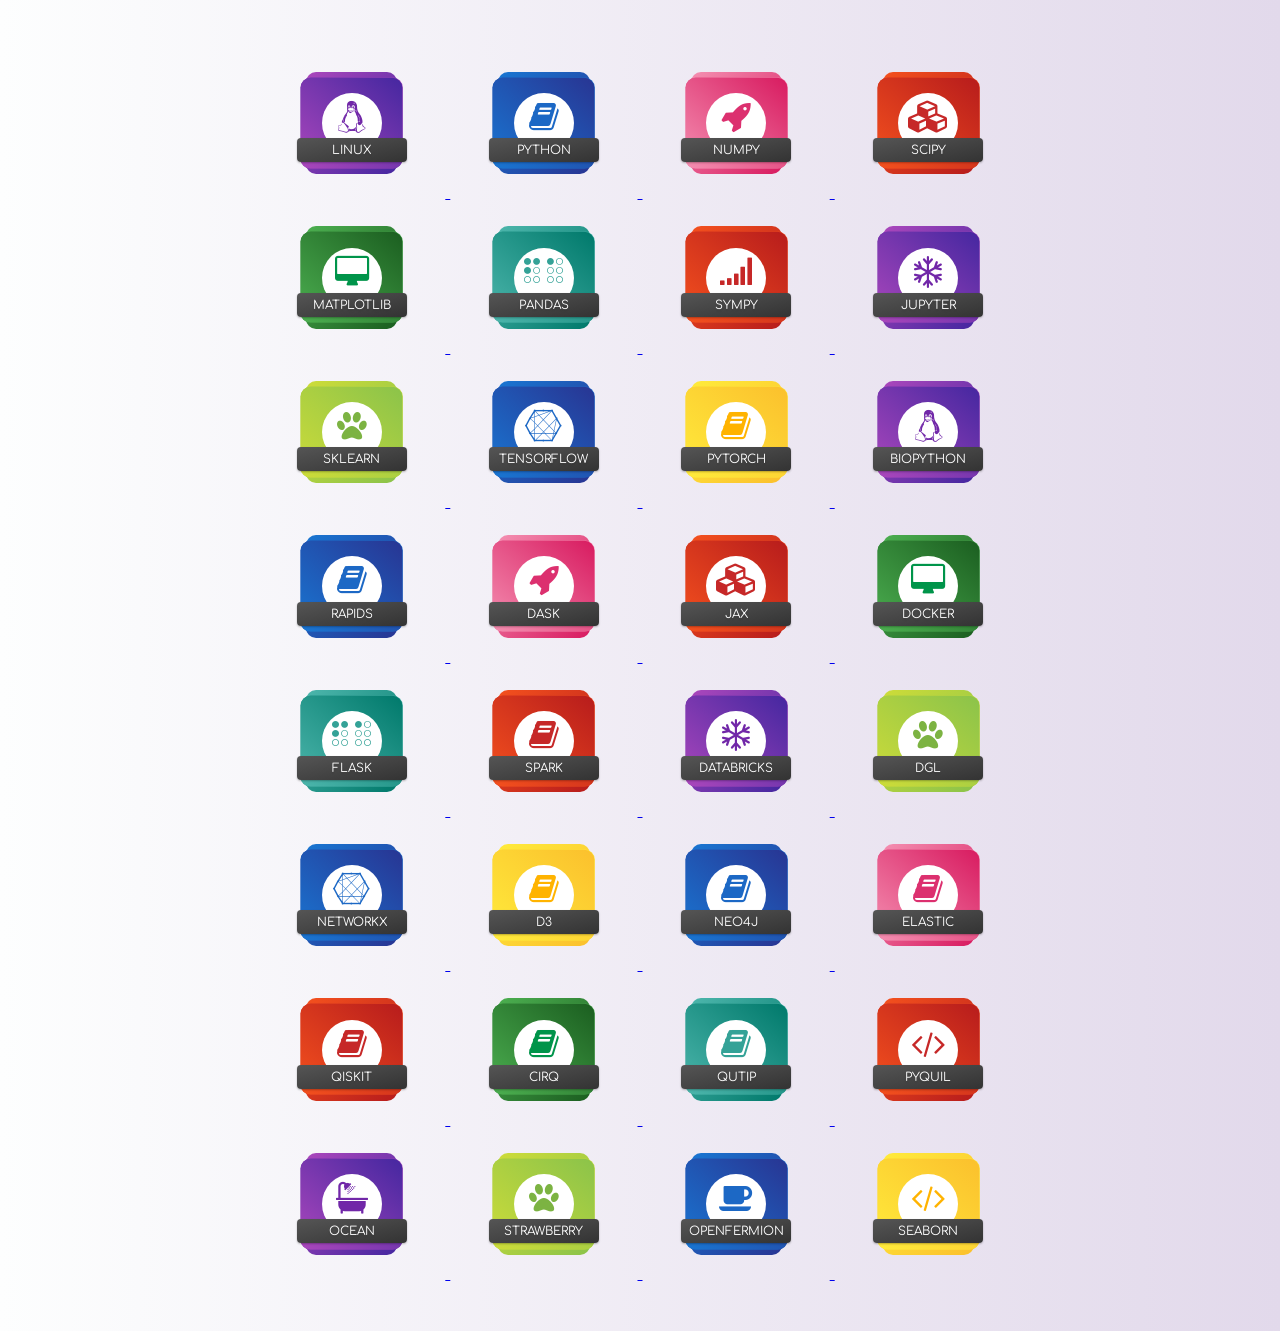
<file: index.html>
<!DOCTYPE html>
<html lang="en" >

<head>
  <meta charset="UTF-8">
  <title>TeachMe.Codes</title>
  
  <!-- Mobile Specific Meta -->
  <meta name="viewport" content="width=device-width, initial-scale=1, shrink-to-fit=no">
  <!-- Favicon-->
  <link rel="shortcut icon" href="img/favicon.ico">

  
  <link href="https://fonts.googleapis.com/css?family=Comfortaa:700" rel="stylesheet">
  <link rel="stylesheet" href="https://maxcdn.bootstrapcdn.com/font-awesome/4.7.0/css/font-awesome.min.css">
  <link rel="stylesheet" href="css/style.css">

  
  <!-- Global site tag (gtag.js) - Google Analytics -->
  <script async src="https://www.googletagmanager.com/gtag/js?id=UA-156178967-1"></script>
  <script>
    window.dataLayer = window.dataLayer || [];
    function gtag(){dataLayer.push(arguments);}
    gtag('js', new Date());
    gtag('config', 'UA-156178967-1');
  </script>
  
</head>

<body style = "background-color: white;">

  
<div class="main-wrapper">


  <a href="https://www.kernel.org/doc/html/latest/" target="_blank">
  <div class="badge purple">
    <div class="circle"> <i class="fa fa-linux"></i></div>
    <div class="ribbon">Linux</div>
  </div>
  </a>

  <a href="https://docs.python.org/3/library/index.html" target="_blank">
  <div class="badge blue-dark">
    <div class="circle" > <i class="fa fa-book" ></i></div>
    <div class="ribbon">Python</div>
  </div>
  </a>

  <a href="https://numpy.org/doc/stable/reference/index.html" target="_blank">
  <div class="badge pink">
    <div class="circle"> <i class="fa fa-rocket"></i></div>
    <div class="ribbon">Numpy</div>
  </div>
  </a>

  

  <a href="https://docs.scipy.org/doc/scipy/reference/" target="_blank">
  <div class="badge red">
    <div class="circle"><i class="fa fa-cubes"></i></div>
    <div class="ribbon">Scipy</div>
  </div>
  </a>



<a href="https://matplotlib.org/contents.html" target="_blank">
  <div class="badge green-dark">
    <div class="circle"> <i class="fa fa-desktop"></i></div>
    <div class="ribbon">Matplotlib</div>
  </div>
  </a>



  <a href="https://pandas.pydata.org/pandas-docs/stable/" target="_blank">
  <div class="badge teal">
    <div class="circle"> <i class="fa fa-braille"></i></div>
    <div class="ribbon">Pandas</div>
  </div>
  </a>


  
  <a href="https://docs.sympy.org/latest/index.html" target="_blank">
  <div class="badge red">
    <div class="circle"> <i class="fa fa-signal"></i></div>
    <div class="ribbon">Sympy</div>
  </div>
  </a>

  <a href="https://jupyter.readthedocs.io/en/latest/" target="_blank">
  <div class="badge purple">
    <div class="circle"> <i class="fa fa-snowflake-o"></i></div>
    <div class="ribbon">Jupyter</div>
  </div>
  </a>

<a href="https://scikit-learn.org/stable/user_guide.html" target="_blank">
  <div class="badge green">
    <div class="circle"> <i class="fa fa-paw"></i></div>
    <div class="ribbon">SKlearn</div>
  </div>
  </a>

  <a href="https://www.tensorflow.org/api_docs/python/tf" target="_blank">
  <div class="badge blue-dark">
    <div class="circle"> <i class="fa fa-connectdevelop"></i></div>
    <div class="ribbon">Tensorflow</div>
  </div>
  </a>


  <a href="https://pytorch.org/docs/stable/index.html" target="_blank">
  <div class="badge yellow">
    <div class="circle"> <i class="fa fa-book"></i></div>
    <div class="ribbon">PyTorch</div>
  </div>
  </a>

  <a href="https://biopython.org/wiki/Documentation" target="_blank">
  <div class="badge purple">
    <div class="circle"> <i class="fa fa-linux"></i></div>
    <div class="ribbon">BioPython</div>
  </div>
  </a>

  <a href="https://docs.rapids.ai/api" target="_blank">
  <div class="badge blue-dark">
    <div class="circle" > <i class="fa fa-book" ></i></div>
    <div class="ribbon">Rapids</div>
  </div>
  </a>

  <a href="https://docs.dask.org/en/latest/" target="_blank">
  <div class="badge pink">
    <div class="circle"> <i class="fa fa-rocket"></i></div>
    <div class="ribbon">Dask</div>
  </div>
  </a>

  

  <a href="https://jax.readthedocs.io/en/stable/notebooks/XLA_in_Python.html" target="_blank">
  <div class="badge red">
    <div class="circle"><i class="fa fa-cubes"></i></div>
    <div class="ribbon">JAX</div>
  </div>
  </a>



<a href="https://docs.docker.com/" target="_blank">
  <div class="badge green-dark">
    <div class="circle"> <i class="fa fa-desktop"></i></div>
    <div class="ribbon">Docker</div>
  </div>
  </a>



  <a href="https://flask.palletsprojects.com/en/1.1.x/" target="_blank">
  <div class="badge teal">
    <div class="circle"> <i class="fa fa-braille"></i></div>
    <div class="ribbon">Flask</div>
  </div>
  </a>


  
  <a href="https://spark.apache.org/docs/latest/" target="_blank">
  <div class="badge red">
    <div class="circle"> <i class="fa fa-book"></i></div>
    <div class="ribbon">Spark</div>
  </div>
  </a>

  <a href="https://docs.databricks.com/" target="_blank">
  <div class="badge purple">
    <div class="circle"> <i class="fa fa-snowflake-o"></i></div>
    <div class="ribbon">Databricks</div>
  </div>
  </a>

<a href="https://docs.dgl.ai/" target="_blank">
  <div class="badge green">
    <div class="circle"> <i class="fa fa-paw"></i></div>
    <div class="ribbon">DGL</div>
  </div>
  </a>

  <a href="https://networkx.github.io/" target="_blank">
  <div class="badge blue-dark">
    <div class="circle"> <i class="fa fa-connectdevelop"></i></div>
    <div class="ribbon">NetworkX</div>
  </div>
  </a>


  <a href="https://github.com/d3/d3/wiki" target="_blank">
  <div class="badge yellow">
    <div class="circle"> <i class="fa fa-book"></i></div>
    <div class="ribbon">D3</div>
  </div>
  </a>

  <a href="https://neo4j.com/docs/" target="_blank">
  <div class="badge blue-dark">
    <div class="circle" > <i class="fa fa-book" ></i></div>
    <div class="ribbon">Neo4J</div>
  </div>
  </a>

  <a href="https://www.elastic.co/guide/index.html" target="_blank">
  <div class="badge pink">
    <div class="circle"> <i class="fa fa-book"></i></div>
    <div class="ribbon">Elastic</div>
  </div>
  </a>

  

  <a href="https://qiskit.org/documentation/" target="_blank">
  <div class="badge red">
    <div class="circle"><i class="fa fa-book"></i></div>
    <div class="ribbon">QisKit</div>
  </div>
  </a>



<a href="https://cirq.readthedocs.io/en/stable/" target="_blank">
  <div class="badge green-dark">
    <div class="circle"> <i class="fa fa-book"></i></div>
    <div class="ribbon">Cirq</div>
  </div>
  </a>



  <a href="http://qutip.org/docs/latest/index.html" target="_blank">
  <div class="badge teal">
    <div class="circle"> <i class="fa fa-book"></i></div>
    <div class="ribbon">Qutip</div>
  </div>
  </a>


  
  <a href="https://docs.rigetti.com/en/stable" target="_blank">
  <div class="badge red">
    <div class="circle"> <i class="fa fa-code"></i></div>
    <div class="ribbon">Pyquil</div>
  </div>
  </a>

  <a href="https://docs.ocean.dwavesys.com/en/stable/" target="_blank">
  <div class="badge purple">
    <div class="circle"> <i class="fa fa-bath"></i></div>
    <div class="ribbon">Ocean</div>
  </div>
  </a>

<a href="https://strawberryfields.readthedocs.io/en/stable/" target="_blank">
  <div class="badge green">
    <div class="circle"> <i class="fa fa-paw"></i></div>
    <div class="ribbon">Strawberry</div>
  </div>
  </a>

  <a href="https://openfermion.readthedocs.io/en/latest/" target="_blank">
  <div class="badge blue-dark">
    <div class="circle"> <i class="fa fa-coffee"></i></div>
    <div class="ribbon">OpenFermion</div>
  </div>
  </a>


  <a href="https://seaborn.pydata.org/index.html" target="_blank">
  <div class="badge yellow">
    <div class="circle"> <i class="fa fa-code"></i></div>
    <div class="ribbon">Seaborn</div>
  </div>
  </a>

</div>



  
  

</body>

</html>
</file>
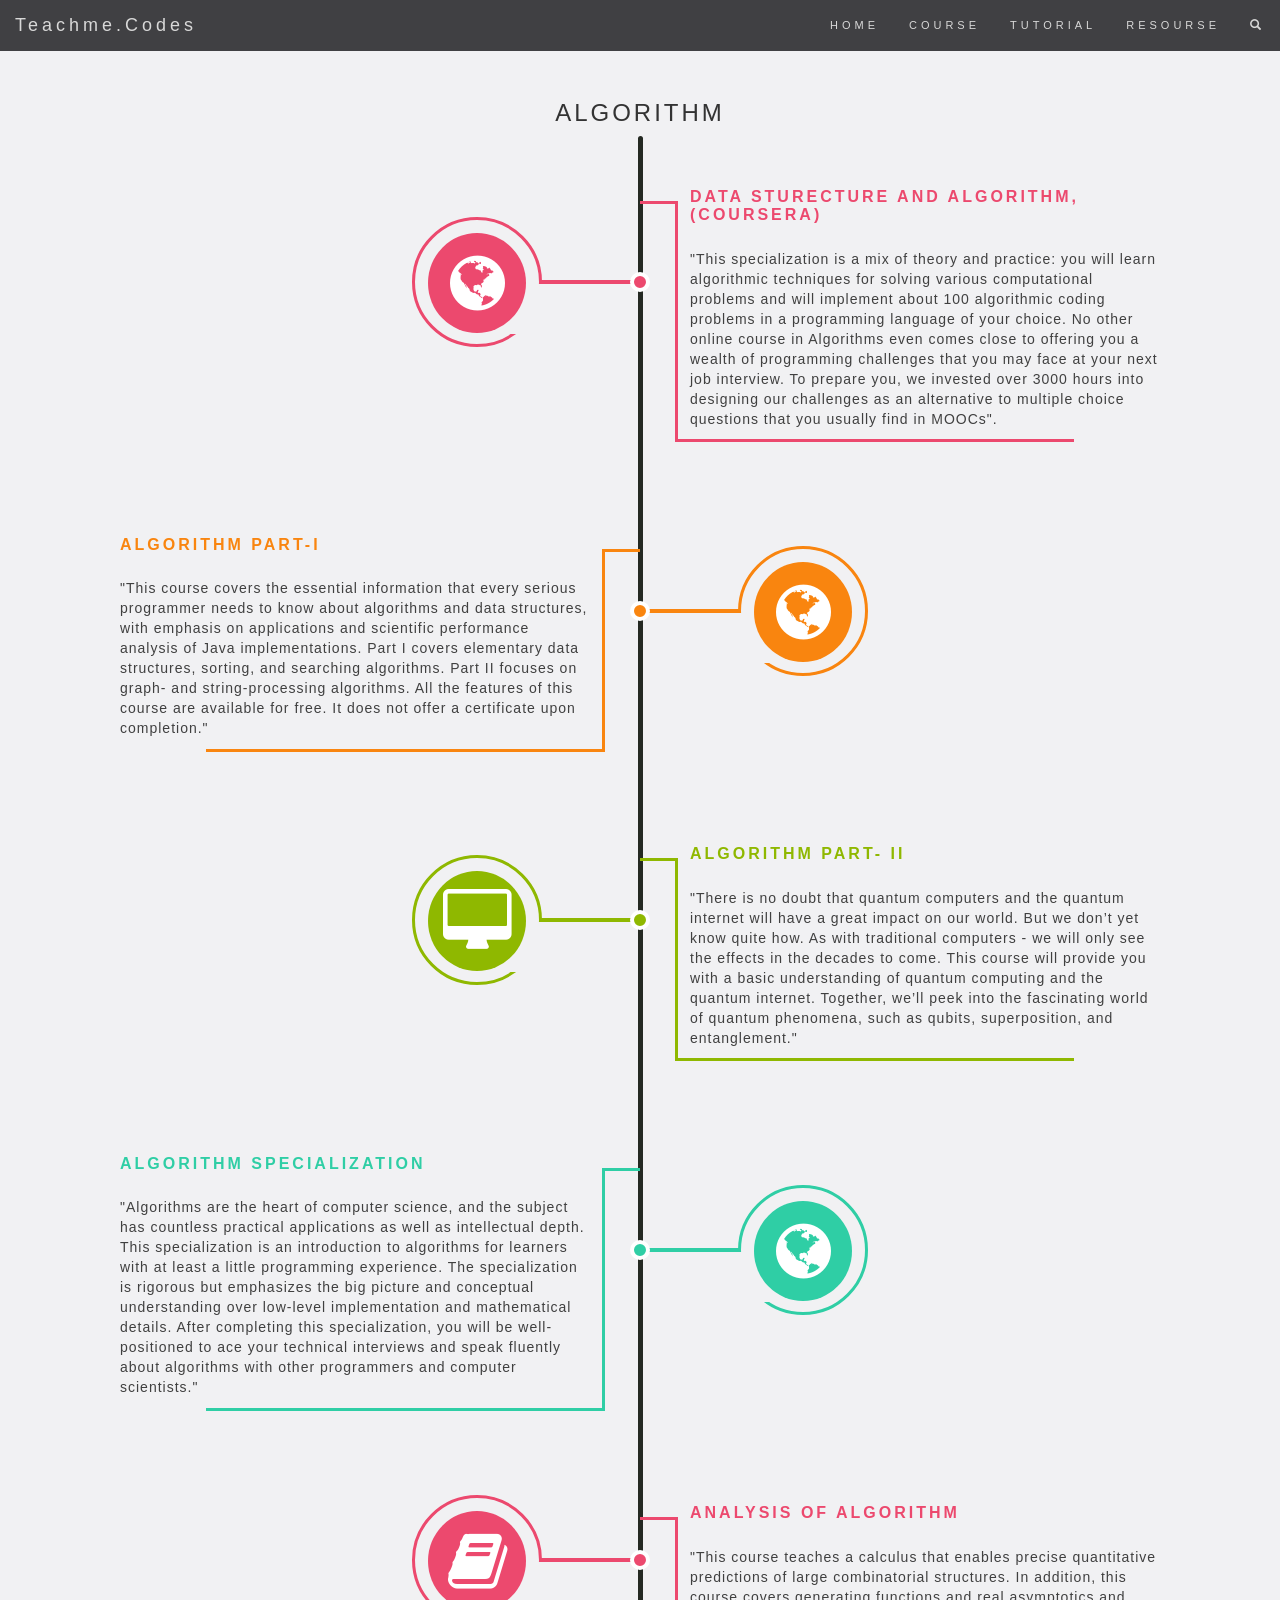
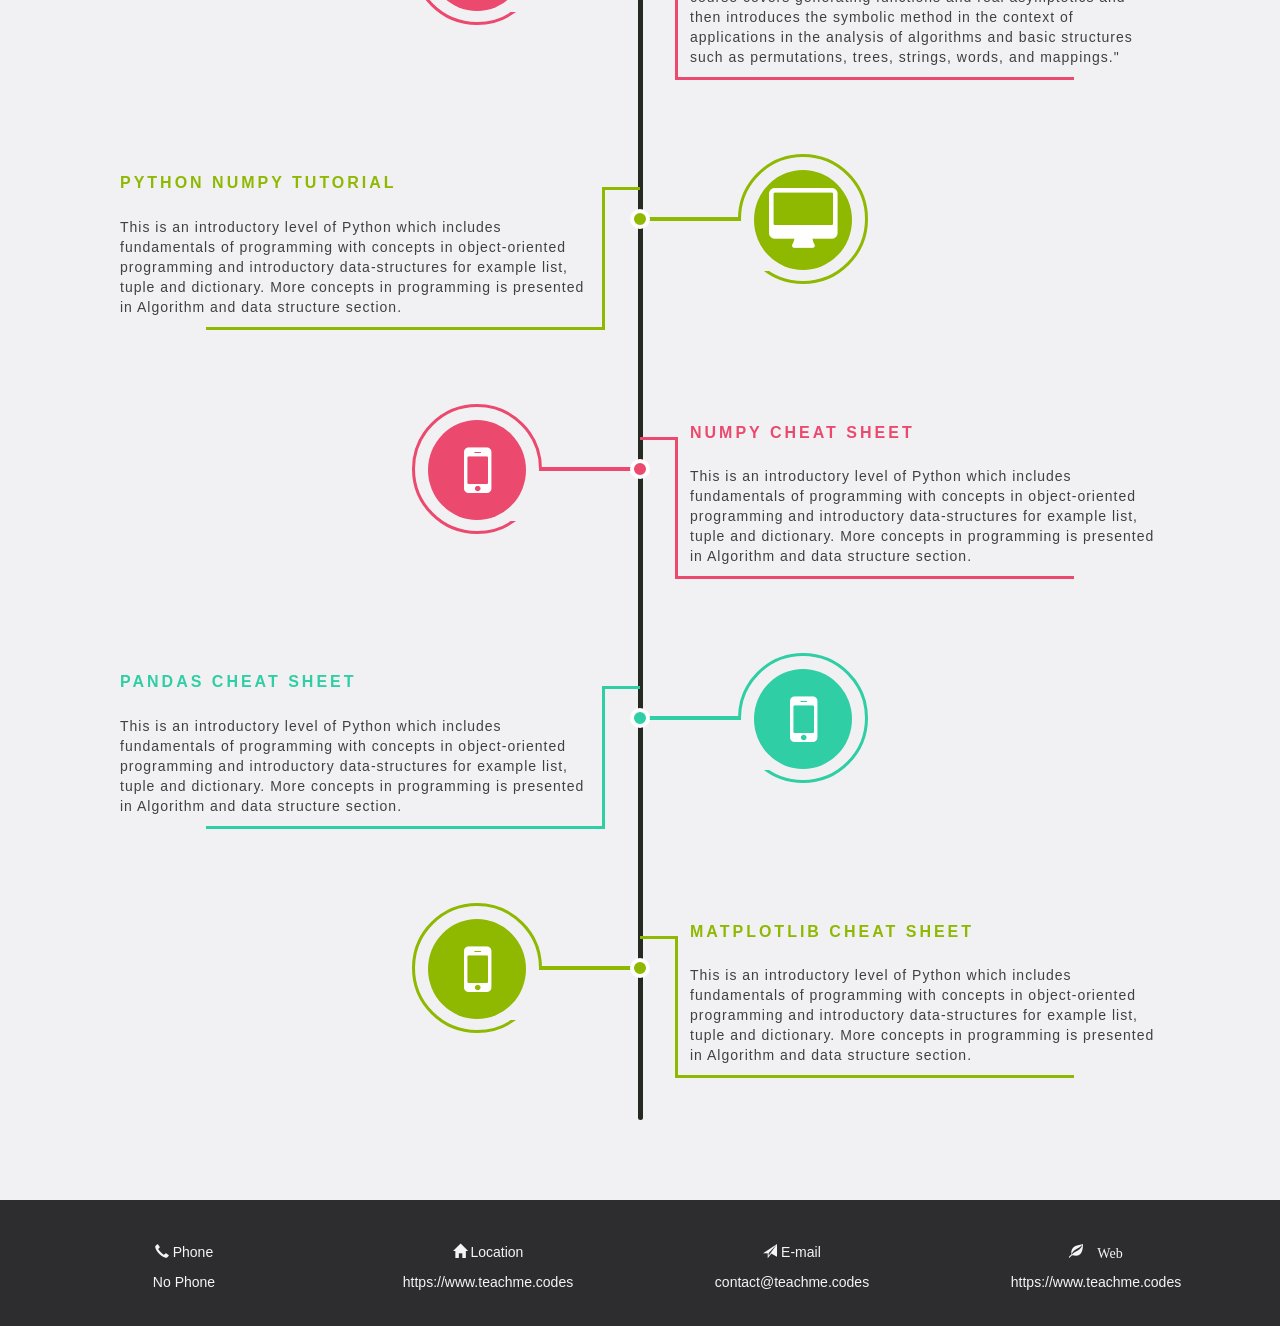
<file: pages/algorithm.html>
<!DOCTYPE html>
<html lang="en">
    <head>
        <title>Teachme.Codes</title>
        <link rel="shortcut icon" href="img/favicon.ico">
        <meta charset="utf-8">
        <meta name="viewport" content="width=device-width, initial-scale=1">

        <link href="css/timeline.css" rel="stylesheet">
        <link href="css/syllabus.css" rel="stylesheet">
       
        <link rel="stylesheet" href="https://cdnjs.cloudflare.com/ajax/libs/font-awesome/4.7.0/css/font-awesome.min.css">

        <!-- Latest compiled and minified CSS -->
        <link rel="stylesheet" href="https://maxcdn.bootstrapcdn.com/bootstrap/3.4.0/css/bootstrap.min.css">

        <!-- Latest compiled JavaScript -->
        <script src="https://maxcdn.bootstrapcdn.com/bootstrap/3.4.0/js/bootstrap.min.js"></script>
        
 
        <!-- Global site tag (gtag.js) - Google Analytics -->
        <script async src="https://www.googletagmanager.com/gtag/js?id=UA-156178967-1"></script>
        <script>
        window.dataLayer = window.dataLayer || [];
        function gtag(){dataLayer.push(arguments);}
        gtag('js', new Date());
        gtag('config', 'UA-156178967-1');
        </script>
        
        
      </head>
    
    
<body  style = "background-color: #F1F1F3;">




<nav class="navbar navbar-white navbar-fixed-top">
  <div class="container-fluid">
    <div class="navbar-header">
      <button type="button" class="navbar-toggle" data-toggle="collapse" data-target="#myNavbar">
        <span class="icon-bar"></span>
        <span class="icon-bar"></span>
        <span class="icon-bar"></span>                        
      </button>
      <a class="navbar-brand" href="https://edusewa.github.io" style="color:black;">Teachme.Codes</a>
    </div>
    <div class="collapse navbar-collapse" id="myNavbar">
      <ul class="nav navbar-nav navbar-right">
        <li><a href="https://teachmex.github.io" style="color:black;">HOME</a></li>
        <li><a href="https://teachmex.github.io" style="color:black;">COURSE</a></li>
        <li><a href="https://teachmex.github.io" style="color:black;">TUTORIAL</a></li>
        <li><a href="https://teachmex.github.io" style="color:black;">RESOURSE</a></li>
        <li><a href="#" style="color:black;"><span class="glyphicon glyphicon-search"></span></a></li>
      </ul>
    </div>
  </div>
</nav>



        <div class="container">
            <h3><center> ALGORITHM </center></h3>
            <div class="row">
                <div class="col-md-12">
                    <div class="main-timeline">



                        <a href = "https://www.coursera.org/specializations/data-structures-algorithms" target="_blank" class="timeline">
                            <div class="timeline-icon"><i class="fa fa-globe"></i></div>
                            <div class="timeline-content">
                                <h3 class="title"> Data Sturecture and Algorithm, (Coursera) </h3>
                                <br>
                                <p class="description">"This specialization is a mix of theory and practice: you will learn algorithmic techniques for solving various computational problems and will implement about 100 algorithmic coding problems in a programming language of your choice. No other online course in Algorithms even comes close to offering you a wealth of programming challenges that you may face at your next job interview. To prepare you, we invested over 3000 hours into designing our challenges as an alternative to multiple choice questions that you usually find in MOOCs".</p>
       
                            </div>
                        </a>



                        <a href= "https://www.coursera.org/learn/algorithms-part1" target="_blank" class="timeline">
                            <div class="timeline-icon"><i class="fa fa-globe"></i></div>
                            <div class="timeline-content">
                                <h3 class="title"> Algorithm Part-I</h3>
                                <br>
                                <p class="description">
                                   "This course covers the essential information that every serious programmer needs to know about algorithms and data structures, with emphasis on applications and scientific performance analysis of Java implementations. Part I covers elementary data structures, sorting, and searching algorithms. Part II focuses on graph- and string-processing algorithms. All the features of this course are available for free.  It does not offer a certificate upon completion."
                                </p>
                            </div>
                        </a>



                        <a href=  "https://www.coursera.org/learn/algorithms-part2" target ="_blank" class="timeline">
                            <div class="timeline-icon"><i class="fa fa-desktop"></i></div>
                            <div class="timeline-content">
                                <h3 class="title">Algorithm Part- II</h3>
                                <br>
                                <p class="description">
                                    "There is no doubt that quantum computers and the quantum internet will have a great impact on our world. But we don’t yet know quite how. As with traditional computers - we will only see the effects in the decades to come. This course will provide you with a basic understanding of quantum computing and the quantum internet. Together, we’ll peek into the fascinating world of quantum phenomena, such as qubits, superposition, and entanglement."
                                </p>
                            </div>
                        </a>






                         <a href = "https://www.coursera.org/specializations/algorithms" target="_blank" class="timeline">
                            <div class="timeline-icon"><i class="fa fa-globe"></i></div>
                            <div class="timeline-content">
                                <h3 class="title"> Algorithm Specialization </h3>
                                <br>
                                <p class="description">
                                    "Algorithms are the heart of computer science, and the subject has countless practical applications as well as intellectual depth. This specialization is an introduction to algorithms for learners with at least a little programming experience. The specialization is rigorous but emphasizes the big picture and conceptual understanding over low-level implementation and mathematical details. After completing this specialization, you will be well-positioned to ace your technical interviews and speak fluently about algorithms with other programmers and computer scientists."
                                </p>
                            </div>
                        </a>



                         <a href= "https://www.coursera.org/learn/analysis-of-algorithms" target ="_blank" class="timeline">
                            <div class="timeline-icon"><i class="fa fa-book"></i></div>
                            <div class="timeline-content">
                                <h3 class="title"> Analysis of Algorithm</h3>
                                <br>
                                <p class="description">
                                    "This course teaches a calculus that enables precise quantitative predictions of large combinatorial structures. In addition, this course covers generating functions and real asymptotics and then introduces the symbolic method in the context of applications in the analysis of algorithms and basic structures such as permutations, trees, strings, words, and mappings."
                                </p>
                            </div>
                        </a>



                         <a href=  "http://cs231n.github.io/python-numpy-tutorial/" target ="_blank" class="timeline">
                            <div class="timeline-icon"><i class="fa fa-desktop"></i></div>
                            <div class="timeline-content">
                                <h3 class="title">Python Numpy Tutorial</h3>
                                <br>
                                <p class="description">
                                    This is an introductory level of Python which includes fundamentals of programming with concepts in object-oriented programming and introductory data-structures for example list, tuple and dictionary. More concepts in programming is presented in Algorithm and data structure section.
                                </p>
                            </div>
                        </a>




                        <a href= "https://s3.amazonaws.com/assets.datacamp.com/blog_assets/Numpy_Python_Cheat_Sheet.pdf" target ="_blank" class="timeline">
                            <div class="timeline-icon"><i class="fa fa-mobile"></i></div>
                            <div class="timeline-content">
                                <h3 class="title">Numpy Cheat Sheet</h3>
                                <br>
                                <p class="description">
                                    This is an introductory level of Python which includes fundamentals of programming with concepts in object-oriented programming and introductory data-structures for example list, tuple and dictionary. More concepts in programming is presented in Algorithm and data structure section.
                                </p>
                            </div>
                        </a>



                        <a href= "https://s3.amazonaws.com/assets.datacamp.com/blog_assets/PandasPythonForDataScience.pdf" target ="_blank" class="timeline">
                            <div class="timeline-icon"><i class="fa fa-mobile"></i></div>
                            <div class="timeline-content">
                                <h3 class="title"> Pandas Cheat Sheet</h3>
                                <br>
                                <p class="description">
                                    This is an introductory level of Python which includes fundamentals of programming with concepts in object-oriented programming and introductory data-structures for example list, tuple and dictionary. More concepts in programming is presented in Algorithm and data structure section.
                                </p>
                            </div>
                        </a>



                         <a href= "https://drive.google.com/file/d/1c_P6gIYrQ6Z5-0itWfsBuhimiOOU4a9b/view?usp=sharing" target ="_blank" class="timeline">
                            <div class="timeline-icon"><i class="fa fa-mobile"></i></div>
                            <div class="timeline-content">
                                <h3 class="title"> Matplotlib Cheat Sheet</h3>
                                <br>
                                <p class="description">
                                    This is an introductory level of Python which includes fundamentals of programming with concepts in object-oriented programming and introductory data-structures for example list, tuple and dictionary. More concepts in programming is presented in Algorithm and data structure section.
                                </p>
                            </div>
                        </a>





                    </div>
                </div>
            </div>
        </div>
        
    <!-- Footer -->

<footer> 
<div class="container-fluid" color:white !important;">
    <div class="row text-center" style="padding-top:10px">
        <div class="col-sm-3 col-xs-6">
            <p><span class="glyphicon glyphicon-earphone"></span> Phone</p>
            <p style="margin-bottom:2px;"> No Phone </p>
        </div>
        <div class="col-sm-3 col-xs-6">
            <p><span class="glyphicon glyphicon-home"></span> Location</p>
            <p style="margin-bottom:2px;"> <a target="_blank" href="https://edusewa.github.io/"> https://www.teachme.codes </a> </p>
        </div>
        <div class="col-sm-3 col-xs-6">
            <p><span class="glyphicon glyphicon-send"></span> E-mail</p>
            <p style="margin-bottom:2px;">contact@teachme.codes</p>
        </div>
        <div class="col-sm-3 col-xs-6">
            <p><span class="glyphicon glyphicon-leaf"> Web</p>
            <p style="margin-bottom:2px;"><a href="https://edusewa.github.io">https://www.teachme.codes </a></p>
        </div>
    </div>
</div>
</footer>    
       
       
    </body>
</html>
</file>
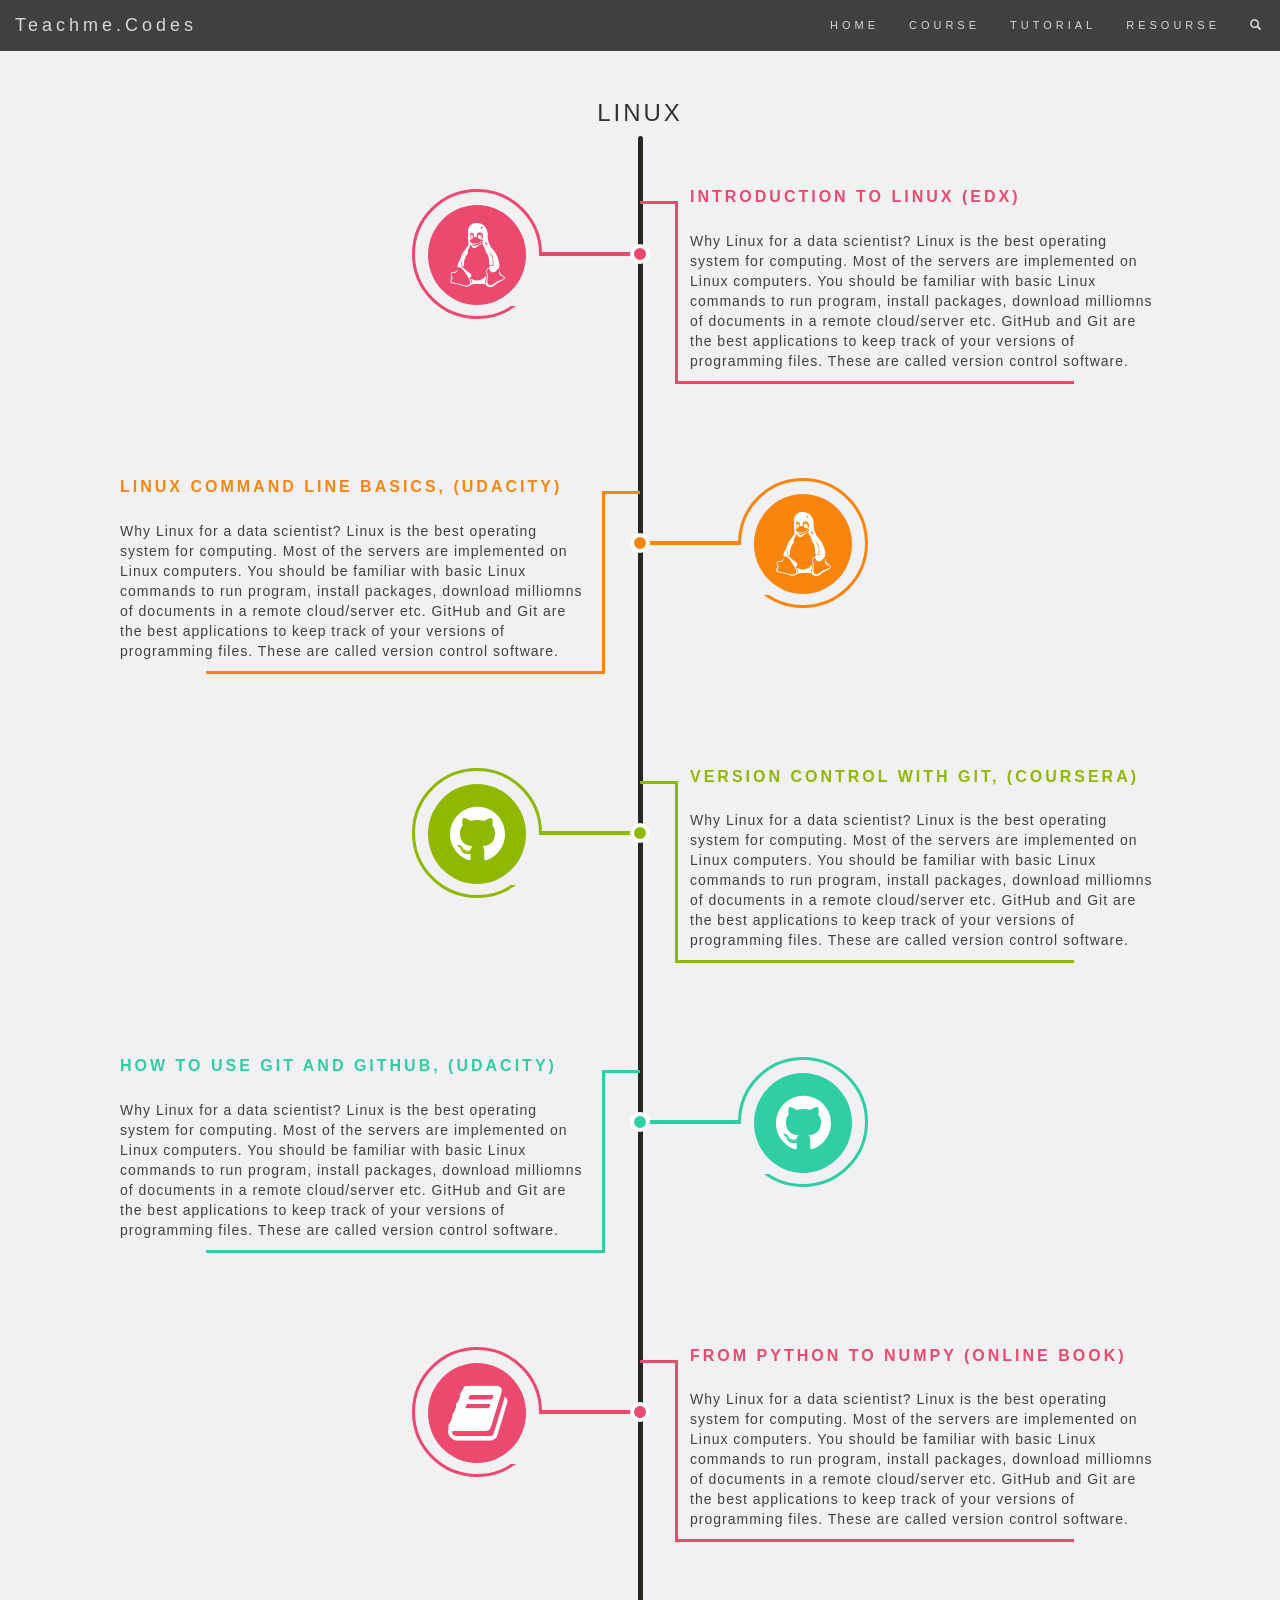
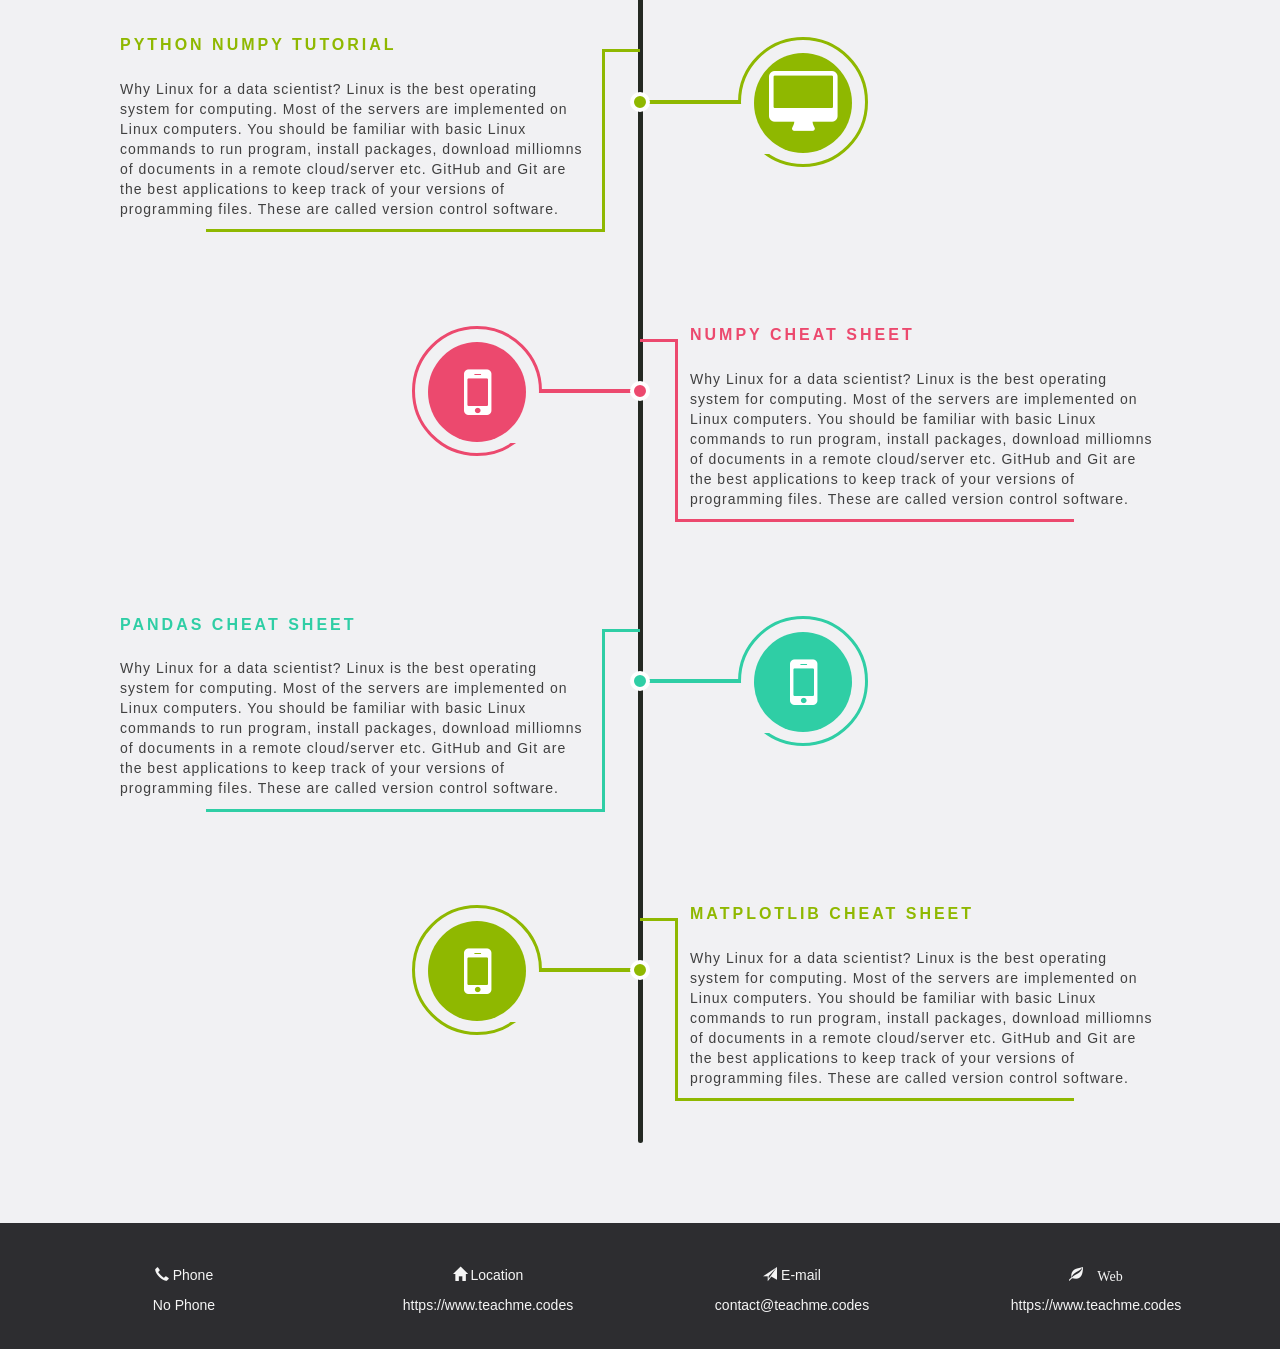
<file: pages/linux.html>
<!DOCTYPE html>
<html lang="en">
    <head>
        <title>TeachMe.Codes</title>
        <link rel="shortcut icon" href="img/favicon.ico">
        <meta charset="utf-8">
        <meta name="viewport" content="width=device-width, initial-scale=1">

        <link href="css/timeline.css" rel="stylesheet">
        <link href="css/syllabus.css" rel="stylesheet">
       
        <link rel="stylesheet" href="https://cdnjs.cloudflare.com/ajax/libs/font-awesome/4.7.0/css/font-awesome.min.css">

        <!-- Latest compiled and minified CSS -->
        <link rel="stylesheet" href="https://maxcdn.bootstrapcdn.com/bootstrap/3.4.0/css/bootstrap.min.css">

        <!-- Latest compiled JavaScript -->
        <script src="https://maxcdn.bootstrapcdn.com/bootstrap/3.4.0/js/bootstrap.min.js"></script>
        
        <!-- Global site tag (gtag.js) - Google Analytics -->
        <script async src="https://www.googletagmanager.com/gtag/js?id=UA-156178967-1"></script>
        <script>
        window.dataLayer = window.dataLayer || [];
        function gtag(){dataLayer.push(arguments);}
        gtag('js', new Date());
        gtag('config', 'UA-156178967-1');
        </script>
        
      </head>
    
    
<body  style = "background-color: #F1F1F3;">

<nav class="navbar navbar-white navbar-fixed-top">
  <div class="container-fluid">
    <div class="navbar-header">
      <button type="button" class="navbar-toggle" data-toggle="collapse" data-target="#myNavbar">
        <span class="icon-bar"></span>
        <span class="icon-bar"></span>
        <span class="icon-bar"></span>                        
      </button>
      <a class="navbar-brand" href="https://edusewa.github.io" style="color:black;">Teachme.Codes</a>
    </div>
    <div class="collapse navbar-collapse" id="myNavbar">
      <ul class="nav navbar-nav navbar-right">
        <li><a href="https://teachmex.github.io" style="color:black;">HOME</a></li>
        <li><a href="https://teachmex.github.io" style="color:black;">COURSE</a></li>
        <li><a href="https://teachmex.github.io" style="color:black;">TUTORIAL</a></li>
        <li><a href="https://teachmex.github.io" style="color:black;">RESOURSE</a></li>
        <li><a href="#" style="color:black;"><span class="glyphicon glyphicon-search"></span></a></li>
      </ul>
    </div>
  </div>
</nav>






        <div class="container">
            <h3><center> LINUX </center></h3>
            <div class="row">
                <div class="col-md-12">
                    <div class="main-timeline">



                        <a href = "https://www.edx.org/course/introduction-linux-linuxfoundationx-lfs101x-1" target="_blank" class="timeline">
                            <div class="timeline-icon"><i class="fa fa-linux"></i></div>
                            <div class="timeline-content">
                                <h3 class="title">Introduction to Linux (EDX)</h3>
                                <br>
                                <p class="description"> Why Linux for a data scientist? Linux is the best operating system for computing. Most of the servers are implemented on Linux computers. You should be familiar with basic Linux commands to run program, install packages, download milliomns of documents in a remote cloud/server etc. GitHub and Git are the best applications to keep track of your versions of programming files. These are called version control software. </p>
                            </div>
                        </a>

                        <a href= "https://www.udacity.com/course/linux-command-line-basics--ud595" target="_blank" class="timeline">
                            <div class="timeline-icon"><i class="fa fa-linux"></i></div>
                            <div class="timeline-content">
                                <h3 class="title"> Linux Command Line Basics, (Udacity) </h3>
                                <br>
                                <p class="description"> 
                                   Why Linux for a data scientist? Linux is the best operating system for computing. Most of the servers are implemented on Linux computers. You should be familiar with basic Linux commands to run program, install packages, download milliomns of documents in a remote cloud/server etc. GitHub and Git are the best applications to keep track of your versions of programming files. These are called version control software.
                                </p>
                            </div>
                        </a>



                        <a href = "https://www.coursera.org/learn/version-control-with-git" target="_blank" class="timeline">
                            <div class="timeline-icon"><i class="fa fa-github"></i></div>
                            <div class="timeline-content">
                                <h3 class="title"> Version Control with Git, (Coursera) </h3>
                                <br>
                                <p class="description">
                                    Why Linux for a data scientist? Linux is the best operating system for computing. Most of the servers are implemented on Linux computers. You should be familiar with basic Linux commands to run program, install packages, download milliomns of documents in a remote cloud/server etc. GitHub and Git are the best applications to keep track of your versions of programming files. These are called version control software.
                                </p>
                            </div>
                        </a>



                        <a href= "https://www.udacity.com/course/how-to-use-git-and-github--ud775" target ="_blank" class="timeline">
                            <div class="timeline-icon"><i class="fa fa-github"></i></div>
                            <div class="timeline-content">
                                <h3 class="title"> How to Use Git and GitHub, (Udacity) </h3>
                                <br>
                                <p class="description">
                                    Why Linux for a data scientist? Linux is the best operating system for computing. Most of the servers are implemented on Linux computers. You should be familiar with basic Linux commands to run program, install packages, download milliomns of documents in a remote cloud/server etc. GitHub and Git are the best applications to keep track of your versions of programming files. These are called version control software.
                                </p>
                            </div>
                        </a>




                         <a href= "http://www.labri.fr/perso/nrougier/from-python-to-numpy/" target ="_blank" class="timeline">
                            <div class="timeline-icon"><i class="fa fa-book"></i></div>
                            <div class="timeline-content">
                                <h3 class="title"> From Python to Numpy (Online Book)</h3>
                                <br>
                                <p class="description">
                                   Why Linux for a data scientist? Linux is the best operating system for computing. Most of the servers are implemented on Linux computers. You should be familiar with basic Linux commands to run program, install packages, download milliomns of documents in a remote cloud/server etc. GitHub and Git are the best applications to keep track of your versions of programming files. These are called version control software.
                                </p>
                            </div>
                        </a>



                         <a href=  "http://cs231n.github.io/python-numpy-tutorial/" target ="_blank" class="timeline">
                            <div class="timeline-icon"><i class="fa fa-desktop"></i></div>
                            <div class="timeline-content">
                                <h3 class="title">Python Numpy Tutorial</h3>
                                <br>
                                <p class="description">
                                    Why Linux for a data scientist? Linux is the best operating system for computing. Most of the servers are implemented on Linux computers. You should be familiar with basic Linux commands to run program, install packages, download milliomns of documents in a remote cloud/server etc. GitHub and Git are the best applications to keep track of your versions of programming files. These are called version control software.
                                </p>
                            </div>
                        </a>




                        <a href= "https://s3.amazonaws.com/assets.datacamp.com/blog_assets/Numpy_Python_Cheat_Sheet.pdf" target ="_blank" class="timeline">
                            <div class="timeline-icon"><i class="fa fa-mobile"></i></div>
                            <div class="timeline-content">
                                <h3 class="title">Numpy Cheat Sheet</h3>
                                <br>
                                <p class="description">
                                    Why Linux for a data scientist? Linux is the best operating system for computing. Most of the servers are implemented on Linux computers. You should be familiar with basic Linux commands to run program, install packages, download milliomns of documents in a remote cloud/server etc. GitHub and Git are the best applications to keep track of your versions of programming files. These are called version control software.
                                </p>
                            </div>
                        </a>



                        <a href= "https://s3.amazonaws.com/assets.datacamp.com/blog_assets/PandasPythonForDataScience.pdf" target ="_blank" class="timeline">
                            <div class="timeline-icon"><i class="fa fa-mobile"></i></div>
                            <div class="timeline-content">
                                <h3 class="title"> Pandas Cheat Sheet</h3>
                                <br>
                                <p class="description">
                                    Why Linux for a data scientist? Linux is the best operating system for computing. Most of the servers are implemented on Linux computers. You should be familiar with basic Linux commands to run program, install packages, download milliomns of documents in a remote cloud/server etc. GitHub and Git are the best applications to keep track of your versions of programming files. These are called version control software.
                                </p>
                            </div>
                        </a>



                         <a href= "https://drive.google.com/file/d/1c_P6gIYrQ6Z5-0itWfsBuhimiOOU4a9b/view?usp=sharing" target ="_blank" class="timeline">
                            <div class="timeline-icon"><i class="fa fa-mobile"></i></div>
                            <div class="timeline-content">
                                <h3 class="title"> Matplotlib Cheat Sheet</h3>
                                <br>
                                <p class="description">
                                    Why Linux for a data scientist? Linux is the best operating system for computing. Most of the servers are implemented on Linux computers. You should be familiar with basic Linux commands to run program, install packages, download milliomns of documents in a remote cloud/server etc. GitHub and Git are the best applications to keep track of your versions of programming files. These are called version control software.
                                </p>
                            </div>
                        </a>





                    </div>
                </div>
            </div>
        </div>
        
    <!-- Footer -->

<footer> 
<div class="container-fluid" color:white !important;">
    <div class="row text-center" style="padding-top:10px">
        <div class="col-sm-3 col-xs-6">
            <p><span class="glyphicon glyphicon-earphone"></span> Phone</p>
            <p style="margin-bottom:2px;"> No Phone </p>
        </div>
        <div class="col-sm-3 col-xs-6">
            <p><span class="glyphicon glyphicon-home"></span> Location</p>
            <p style="margin-bottom:2px;"> <a target="_blank" href="https://edusewa.github.io/"> https://www.teachme.codes </a> </p>
        </div>
        <div class="col-sm-3 col-xs-6">
            <p><span class="glyphicon glyphicon-send"></span> E-mail</p>
            <p style="margin-bottom:2px;">contact@teachme.codes</p>
        </div>
        <div class="col-sm-3 col-xs-6">
            <p><span class="glyphicon glyphicon-leaf"> Web</p>
            <p style="margin-bottom:2px;"><a href="https://edusewa.github.io">https://www.teachme.codes </a></p>
        </div>
    </div>
</div>
</footer>    
       
       
    </body>
</html>
</file>
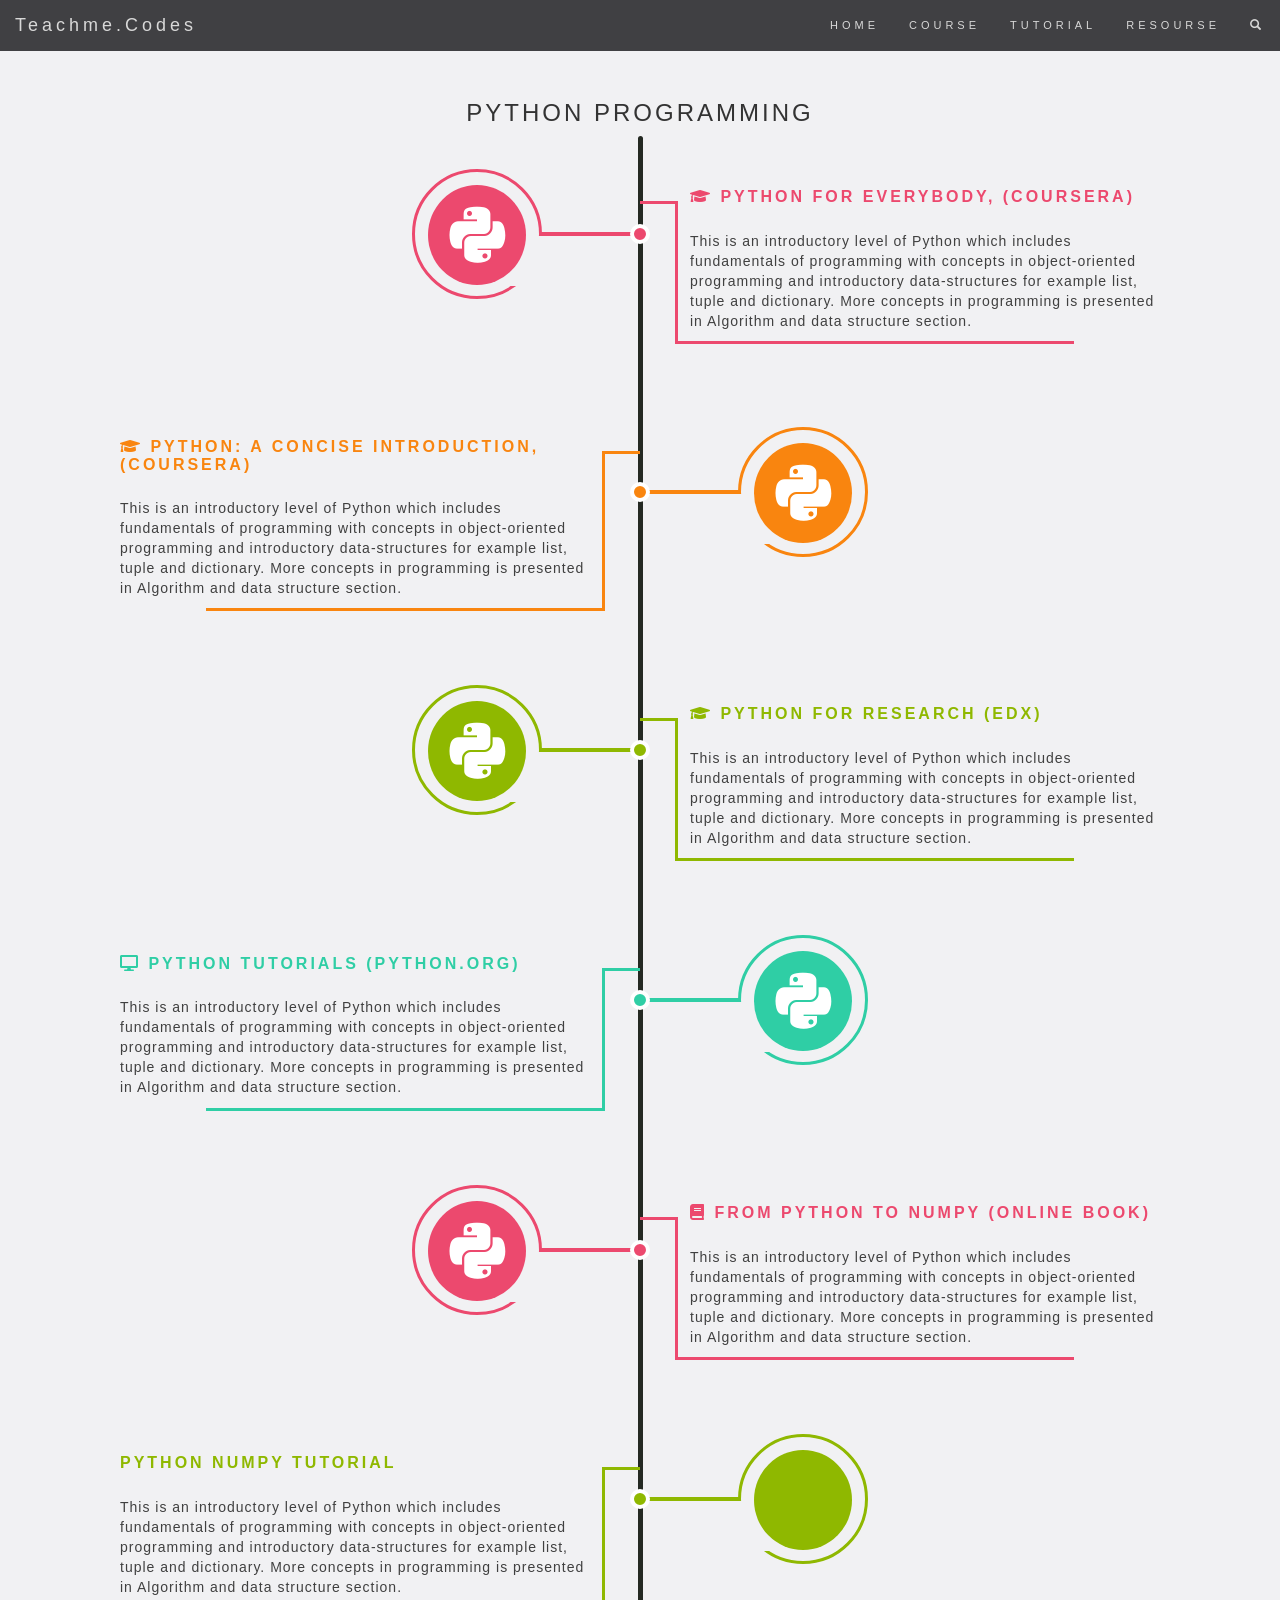
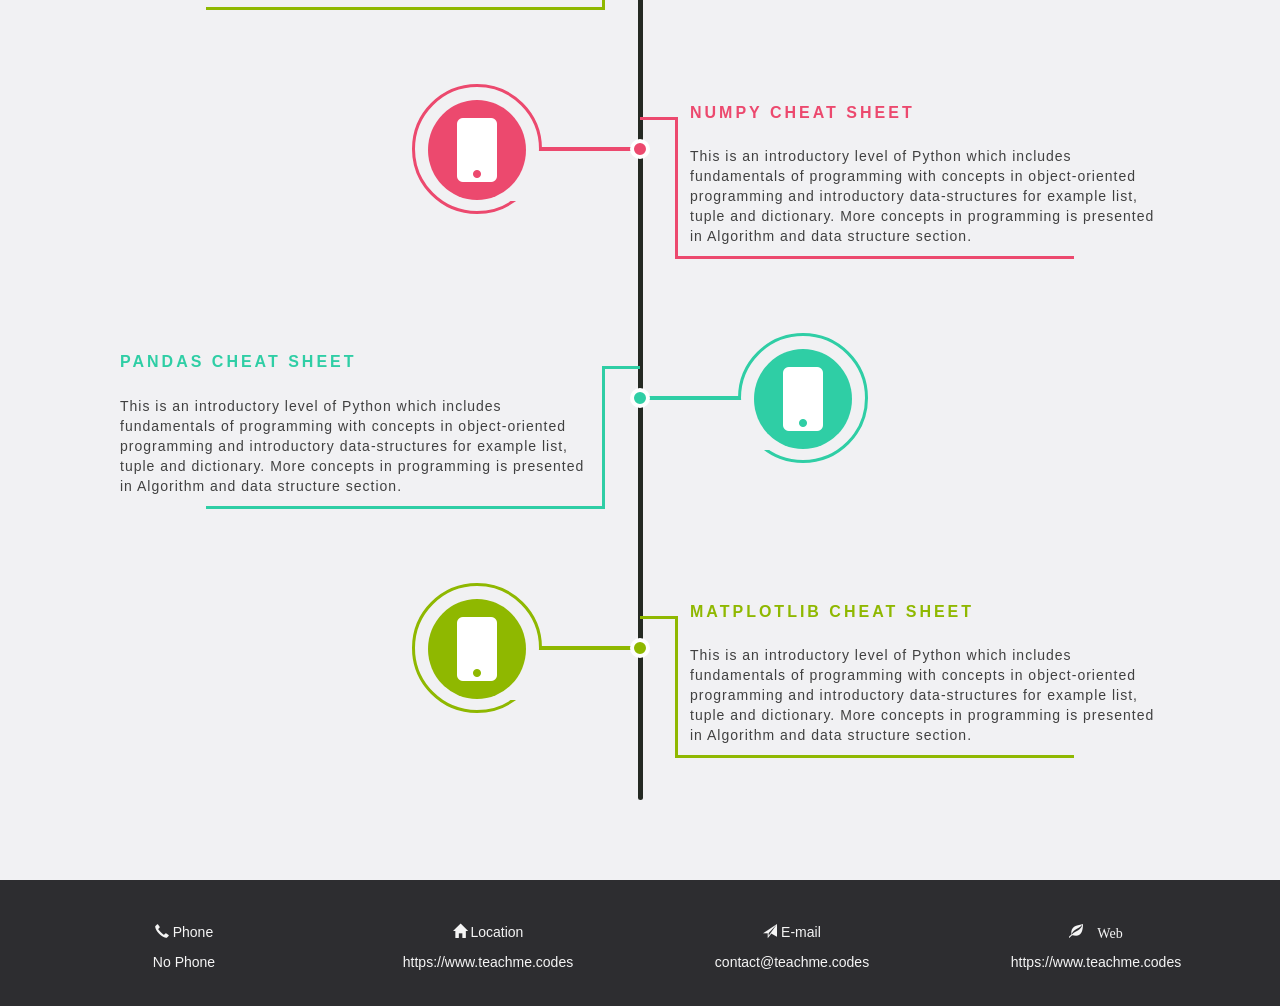
<file: pages/python.html>
<!DOCTYPE html>
<html lang="en">
    <head>
        <title>Teachme.Codes</title>
        <link rel="shortcut icon" href="img/favicon.ico">
        <meta charset="utf-8">
        <meta name="viewport" content="width=device-width, initial-scale=1">

        <link href="css/timeline.css" rel="stylesheet">
        <link href="css/syllabus.css" rel="stylesheet">


       
       <link rel="stylesheet" href="https://cdnjs.cloudflare.com/ajax/libs/font-awesome/4.7.0/css/font-awesome.min.css">
        <link rel="stylesheet" href="https://use.fontawesome.com/releases/v5.8.1/css/all.css" integrity="sha384-50oBUHEmvpQ+1lW4y57PTFmhCaXp0ML5d60M1M7uH2+nqUivzIebhndOJK28anvf" crossorigin="anonymous">


        <!-- Latest compiled and minified CSS -->
        <link rel="stylesheet" href="https://maxcdn.bootstrapcdn.com/bootstrap/3.4.0/css/bootstrap.min.css">

        <!-- Latest compiled JavaScript -->
        <script src="https://maxcdn.bootstrapcdn.com/bootstrap/3.4.0/js/bootstrap.min.js"></script>
        
        <!-- Global site tag (gtag.js) - Google Analytics -->
        <script async src="https://www.googletagmanager.com/gtag/js?id=UA-156178967-1"></script>
        <script>
        window.dataLayer = window.dataLayer || [];
        function gtag(){dataLayer.push(arguments);}
        gtag('js', new Date());
        gtag('config', 'UA-156178967-1');
        </script>
        
        
      </head>
    
    
<body  style = "background-color: #F1F1F3;">



<nav class="navbar navbar-white navbar-fixed-top">
  <div class="container-fluid">
    <div class="navbar-header">
      <button type="button" class="navbar-toggle" data-toggle="collapse" data-target="#myNavbar">
        <span class="icon-bar"></span>
        <span class="icon-bar"></span>
        <span class="icon-bar"></span>                        
      </button>
      <a class="navbar-brand" href="https://edusewa.github.io" style="color:black;">Teachme.Codes</a>
    </div>
    <div class="collapse navbar-collapse" id="myNavbar">
      <ul class="nav navbar-nav navbar-right">
        <li><a href="https://teachmex.github.io" style="color:black;">HOME</a></li>
        <li><a href="https://teachmex.github.io" style="color:black;">COURSE</a></li>
        <li><a href="https://teachmex.github.io" style="color:black;">TUTORIAL</a></li>
        <li><a href="https://teachmex.github.io" style="color:black;">RESOURSE</a></li>
        <li><a href="#" style="color:black;"><span class="glyphicon glyphicon-search"></span></a></li>
      </ul>
    </div>
  </div>
</nav>







        <div class="container">
            <h3><center> PYTHON PROGRAMMING </center></h3>
            <div class="row">
                <div class="col-md-12">
                    <div class="main-timeline">



                        <a href = "https://www.coursera.org/learn/python-programming-introduction" target="_blank" class="timeline">
                            <div class="timeline-icon"><i class="fab fa-python"></i></div>
                            <div class="timeline-content">
                                <h3 class="title"> <i class="fa fa-graduation-cap"></i> Python for Everybody, (Coursera) </h3>
                                <br>
                                <p class="description">This is an introductory level of Python which includes fundamentals of programming with concepts in object-oriented programming and introductory data-structures for example list, tuple and dictionary. More concepts in programming is presented in Algorithm and data structure section. </p>
       
                            </div>
                        </a>



                        <a href= "https://www.coursera.org/learn/python-programming-introduction" target="_blank" class="timeline">
                            <div class="timeline-icon"><i class="fab fa-python"></i></div>
                            <div class="timeline-content">
                                <h3 class="title"> <i class="fa fa-graduation-cap"></i> Python: A Concise Introduction,(Coursera)</h3>
                                 <br>
                                <p class="description">
                                   This is an introductory level of Python which includes fundamentals of programming with concepts in object-oriented programming and introductory data-structures for example list, tuple and dictionary. More concepts in programming is presented in Algorithm and data structure section.
                                </p>
                            </div>
                        </a>



                        <a href = "https://www.edx.org/course/using-python-for-research" target="_blank" class="timeline">
                            <div class="timeline-icon"><i class="fab fa-python"></i></div>
                            <div class="timeline-content">
                                <h3 class="title"> <i class="fa fa-graduation-cap"></i> Python for Research (EDX) </h3>
                                 <br>
                                <p class="description">
                                    This is an introductory level of Python which includes fundamentals of programming with concepts in object-oriented programming and introductory data-structures for example list, tuple and dictionary. More concepts in programming is presented in Algorithm and data structure section.
                                </p>
                            </div>
                        </a>



                        <a href=  "https://docs.python.org/3/tutorial/" target ="_blank" class="timeline">
                            <div class="timeline-icon"><i class="fab fa-python"></i></div>
                            <div class="timeline-content">
                                <h3 class="title"> <i class="fa fa-desktop"></i> Python Tutorials (python.org)</h3>
                                 <br>
                                <p class="description">
                                    This is an introductory level of Python which includes fundamentals of programming with concepts in object-oriented programming and introductory data-structures for example list, tuple and dictionary. More concepts in programming is presented in Algorithm and data structure section.
                                </p>
                            </div>
                        </a>




                         <a href= "http://www.labri.fr/perso/nrougier/from-python-to-numpy/" target ="_blank" class="timeline">
                            <div class="timeline-icon"><i class="fab fa-python"></i></div>
                            <div class="timeline-content">
                                <h3 class="title"> <i class="fa fa-book"></i> From Python to Numpy (Online Book)</h3>
                                 <br>
                                <p class="description">
                                    This is an introductory level of Python which includes fundamentals of programming with concepts in object-oriented programming and introductory data-structures for example list, tuple and dictionary. More concepts in programming is presented in Algorithm and data structure section.
                                </p>
                            </div>
                        </a>



                         <a href=  "http://cs231n.github.io/python-numpy-tutorial/" target ="_blank" class="timeline">
                            <div class="timeline-icon"><i class="fab fa-desktop"></i></div>
                            <div class="timeline-content">
                                <h3 class="title">Python Numpy Tutorial</h3>
                                 <br>
                                <p class="description">
                                    This is an introductory level of Python which includes fundamentals of programming with concepts in object-oriented programming and introductory data-structures for example list, tuple and dictionary. More concepts in programming is presented in Algorithm and data structure section.
                                </p>
                            </div>
                        </a>




                        <a href= "https://s3.amazonaws.com/assets.datacamp.com/blog_assets/Numpy_Python_Cheat_Sheet.pdf" target ="_blank" class="timeline">
                            <div class="timeline-icon"><i class="fa fa-mobile"></i></div>
                            <div class="timeline-content">
                                <h3 class="title">Numpy Cheat Sheet</h3>
                                 <br>
                                <p class="description">
                                    This is an introductory level of Python which includes fundamentals of programming with concepts in object-oriented programming and introductory data-structures for example list, tuple and dictionary. More concepts in programming is presented in Algorithm and data structure section.
                                </p>
                            </div>
                        </a>



                        <a href= "https://s3.amazonaws.com/assets.datacamp.com/blog_assets/PandasPythonForDataScience.pdf" target ="_blank" class="timeline">
                            <div class="timeline-icon"><i class="fa fa-mobile"></i></div>
                            <div class="timeline-content">
                                <h3 class="title"> Pandas Cheat Sheet</h3>
                                 <br>
                                <p class="description">
                                    This is an introductory level of Python which includes fundamentals of programming with concepts in object-oriented programming and introductory data-structures for example list, tuple and dictionary. More concepts in programming is presented in Algorithm and data structure section.
                                </p>
                            </div>
                        </a>



                         <a href= "https://drive.google.com/file/d/1c_P6gIYrQ6Z5-0itWfsBuhimiOOU4a9b/view?usp=sharing" target ="_blank" class="timeline">
                            <div class="timeline-icon"><i class="fa fa-mobile"></i></div>
                            <div class="timeline-content">
                                <h3 class="title"> Matplotlib Cheat Sheet</h3>
                                 <br>
                                <p class="description">
                                    This is an introductory level of Python which includes fundamentals of programming with concepts in object-oriented programming and introductory data-structures for example list, tuple and dictionary. More concepts in programming is presented in Algorithm and data structure section.
                                </p>
                            </div>
                        </a>





                    </div>
                </div>
            </div>
        </div>
        
    <!-- Footer -->

<footer> 
<div class="container-fluid" color:white !important;">
    <div class="row text-center" style="padding-top:10px">
        <div class="col-sm-3 col-xs-6">
            <p><span class="glyphicon glyphicon-earphone"></span> Phone</p>
            <p style="margin-bottom:2px;"> No Phone </p>
        </div>
        <div class="col-sm-3 col-xs-6">
            <p><span class="glyphicon glyphicon-home"></span> Location</p>
            <p style="margin-bottom:2px;"> <a target="_blank" href="https://edusewa.github.io/"> https://www.teachme.codes </a> </p>
        </div>
        <div class="col-sm-3 col-xs-6">
            <p><span class="glyphicon glyphicon-send"></span> E-mail</p>
            <p style="margin-bottom:2px;">contact@teachme.codes</p>
        </div>
        <div class="col-sm-3 col-xs-6">
            <p><span class="glyphicon glyphicon-leaf"> Web</p>
            <p style="margin-bottom:2px;"><a href="https://edusewa.github.io">https://www.teachme.codes </a></p>
        </div>
    </div>
</div>
</footer>    
       
       
    </body>
</html>
</file>
<file: css/style.css>
body {
  font-family: 'Comfortaa', sans-serif;
  background-image: linear-gradient(to right, #FDFEFE , #E2D9EB );
}

.main-wrapper {
  width: 70%;
  max-width: 800px;
  margin: 3em auto;
  text-align: center;
}

.badge {
  position: relative;
  margin: 1.5em 3em;
  width: 5.7em;
  height: 6.4em;
  border-radius: 10px;
  display: inline-block;
  top: 0;
  transition: all 0.2s ease;
}
.badge:before, .badge:after {
  position: absolute;
  width: inherit;
  height: inherit;
  border-radius: inherit;
  background: inherit;
  content: "";
  top: 0;
  left: 0;
  right: 0;
  bottom: 0;
  margin: auto;
}
.badge:before {
  transform: rotate(90deg);
}
.badge:after {
  transform: rotate(-90deg);
}
.badge:hover {
  top: -4px;
}
.badge .circle {
  width: 60px;
  height: 60px;
  position: absolute;
  background: #fff;
  z-index: 10;
  border-radius: 50%;
  top: 0;
  left: 0;
  right: 0;
  bottom: 0;
  margin: auto;
}
.badge .circle i.fa {
  font-size: 2em;
  margin-top: 8px;
}
.badge .font {
  display: inline-block;
  margin-top: 1em;
}
.badge .ribbon {
  position: absolute;
  border-radius: 4px;
  padding: 5px 5px 4px;
  width: 100px;
  z-index: 11;
  color: #fff;
  bottom: 12px;
  left: 50%;
  margin-left: -55px;
  height: 15px;
  font-size: 12px;
  box-shadow: 0 1px 2px rgba(0, 0, 0, 0.27);
  text-shadow: 0 2px 2px rgba(0, 0, 0, 0.1);
  text-transform: uppercase;
  background: linear-gradient(to bottom right, #555 0%, #333 100%);
  cursor: default;
}

.yellow {
  background: linear-gradient(to bottom right, #ffeb3b 0%, #fbc02d 100%);
  color: #ffb300;
}

.orange {
  background: linear-gradient(to bottom right, #ffc107 0%, #f57c00 100%);
  color: #f68401;
}

.pink {
  background: linear-gradient(to bottom right, #F48FB1 0%, #d81b60 100%);
  color: #dc306f;
}

.red {
  background: linear-gradient(to bottom right, #f4511e 0%, #b71c1c 100%);
  color: #c62828;
}

.purple {
  background: linear-gradient(to bottom right, #ab47bc 0%, #4527a0 100%);
  color: #7127a8;
}

.teal {
  background: linear-gradient(to bottom right, #4DB6AC 0%, #00796B 100%);
  color: #34a297;
}

.blue {
  background: linear-gradient(to bottom right, #4FC3F7 0%, #2196F3 100%);
  color: #259af3;
}

.blue-dark {
  background: linear-gradient(to bottom right, #1976D2 0%, #283593 100%);
  color: #1c68c5;
}

.green {
  background: linear-gradient(to bottom right, #cddc39 0%, #8bc34a 100%);
  color: #7cb342;
}

.green-dark {
  background: linear-gradient(to bottom right, #4CAF50 0%, #1B5E20 100%);
  color: #00944a;
}

.silver {
  background: linear-gradient(to bottom right, #E0E0E0 0%, #BDBDBD 100%);
  color: #9e9e9e;
}

.gold {
  background: linear-gradient(to bottom right, #e6ce6a 0%, #b7892b 100%);
  color: #b7892b;
}

footer {
  text-align: center;
  margin: 5em auto;
}
footer a {
  text-decoration: none;
  display: inline-block;
  width: 45px;
  height: 45px;
  border-radius: 50%;
  background: #111;
  border: .5px dashed #f8f8f8;
  color: #999;
  margin: 5px;
}
footer a:hover {
  background: #222;
}
footer a .icons {
  margin-top: 12px;
  display: inline-block;
  font-size: 20px;
}
</file>
<file: pages/css/timeline.css>
a{text-decoration:none}
h4{text-align:center;margin:30px 0;color:#444}
.main-timeline{position:relative}
.main-timeline:before{content:"";width:5px;height:100%;border-radius:20px;margin:0 auto;background:#242922;position:absolute;top:0;left:0;right:0}
.main-timeline .timeline{display:inline-block;margin-bottom:50px;position:relative}
.main-timeline .timeline:before{content:"";width:20px;height:20px;border-radius:50%;border:4px solid #fff;background:#ec496e;position:absolute;top:50%;left:50%;z-index:1;transform:translate(-50%,-50%)}
.main-timeline .timeline-icon{display:inline-block;width:130px;height:130px;border-radius:50%;border:3px solid #ec496e;padding:13px;text-align:center;position:absolute;top:50%;left:30%;transform:translateY(-50%)}
.main-timeline .timeline-icon i{display:block;border-radius:50%;background:#ec496e;font-size:64px;color:#fff;line-height:100px;z-index:1;position:relative}
.main-timeline .timeline-icon:after,.main-timeline .timeline-icon:before{content:"";width:100px;height:4px;background:#ec496e;position:absolute;top:50%;right:-100px;transform:translateY(-50%)}
.main-timeline .timeline-icon:after{width:70px;height:50px;background:#F1F1F3;top:89px;right:-30px}
.main-timeline .timeline-content{width:50%;padding:0 50px;margin:52px 0 0;float:right;position:relative}
.main-timeline .timeline-content:before{content:"";width:70%;height:100%;border:3px solid #ec496e;border-top:none;border-right:none;position:absolute;bottom:-13px;left:35px}
.main-timeline .timeline-content:after{content:"";width:37px;height:3px;background:#ec496e;position:absolute;top:13px;left:0}
.main-timeline .title{font-size:16px;font-weight:600;color:#ec496e;text-transform:uppercase;margin:0 0 5px}
.main-timeline .description{display:inline-block;font-size:14px;color:#404040;line-height:20px;letter-spacing:1px;margin:0}
.main-timeline .timeline:nth-child(even) .timeline-icon{left:auto;right:30%}
.main-timeline .timeline:nth-child(even) .timeline-icon:before{right:auto;left:-100px}
.main-timeline .timeline:nth-child(even) .timeline-icon:after{right:auto;left:-30px}
.main-timeline .timeline:nth-child(even) .timeline-content{float:left}
.main-timeline .timeline:nth-child(even) .timeline-content:before{left:auto;right:35px;transform:rotateY(180deg)}
.main-timeline .timeline:nth-child(even) .timeline-content:after{left:auto;right:0}
.main-timeline .timeline:nth-child(2n) .timeline-content:after,.main-timeline .timeline:nth-child(2n) .timeline-icon i,.main-timeline .timeline:nth-child(2n) .timeline-icon:before,.main-timeline .timeline:nth-child(2n):before{background:#f9850f}
.main-timeline .timeline:nth-child(2n) .timeline-icon{border-color:#f9850f}
.main-timeline .timeline:nth-child(2n) .title{color:#f9850f}
.main-timeline .timeline:nth-child(2n) .timeline-content:before{border-left-color:#f9850f;border-bottom-color:#f9850f}
.main-timeline .timeline:nth-child(3n) .timeline-content:after,.main-timeline .timeline:nth-child(3n) .timeline-icon i,.main-timeline .timeline:nth-child(3n) .timeline-icon:before,.main-timeline .timeline:nth-child(3n):before{background:#8fb800}
.main-timeline .timeline:nth-child(3n) .timeline-icon{border-color:#8fb800}
.main-timeline .timeline:nth-child(3n) .title{color:#8fb800}
.main-timeline .timeline:nth-child(3n) .timeline-content:before{border-left-color:#8fb800;border-bottom-color:#8fb800}
.main-timeline .timeline:nth-child(4n) .timeline-content:after,.main-timeline .timeline:nth-child(4n) .timeline-icon i,.main-timeline .timeline:nth-child(4n) .timeline-icon:before,.main-timeline .timeline:nth-child(4n):before{background:#2fcea5}
.main-timeline .timeline:nth-child(4n) .timeline-icon{border-color:#2fcea5}
.main-timeline .timeline:nth-child(4n) .title{color:#2fcea5}
.main-timeline .timeline:nth-child(4n) .timeline-content:before{border-left-color:#2fcea5;border-bottom-color:#2fcea5}
@media only screen and (max-width:1200px){.main-timeline .timeline-icon:before{width:50px;right:-50px}
.main-timeline .timeline:nth-child(even) .timeline-icon:before{right:auto;left:-50px}
.main-timeline .timeline-content{margin-top:75px}
}
@media only screen and (max-width:990px){.main-timeline .timeline{margin:0 0 10px}
.main-timeline .timeline-icon{left:25%}
.main-timeline .timeline:nth-child(even) .timeline-icon{right:25%}
.main-timeline .timeline-content{margin-top:115px}
}
@media only screen and (max-width:767px){.main-timeline{padding-top:50px}
.main-timeline:before{left:80px;right:0;margin:0}
.main-timeline .timeline{margin-bottom:70px}
.main-timeline .timeline:before{top:0;left:83px;right:0;margin:0}
.main-timeline .timeline-icon{width:60px;height:60px;line-height:40px;padding:5px;top:0;left:0}
.main-timeline .timeline:nth-child(even) .timeline-icon{left:0;right:auto}
.main-timeline .timeline-icon:before,.main-timeline .timeline:nth-child(even) .timeline-icon:before{width:25px;left:auto;right:-25px}
.main-timeline .timeline-icon:after,.main-timeline .timeline:nth-child(even) .timeline-icon:after{width:25px;height:30px;top:44px;left:auto;right:-5px}
.main-timeline .timeline-icon i{font-size:30px;line-height:45px}
.main-timeline .timeline-content,.main-timeline .timeline:nth-child(even) .timeline-content{width:100%;margin-top:-15px;padding-left:130px;padding-right:5px}
.main-timeline .timeline:nth-child(even) .timeline-content{float:right}
.main-timeline .timeline-content:before,.main-timeline .timeline:nth-child(even) .timeline-content:before{width:50%;left:120px}
.main-timeline .timeline:nth-child(even) .timeline-content:before{right:auto;transform:rotateY(0)}
.main-timeline .timeline-content:after,.main-timeline .timeline:nth-child(even) .timeline-content:after{left:85px}
}
@media only screen and (max-width:479px){.main-timeline .timeline-content,.main-timeline .timeline:nth-child(2n) .timeline-content{padding-left:110px}
.main-timeline .timeline-content:before,.main-timeline .timeline:nth-child(2n) .timeline-content:before{left:99px}
.main-timeline .timeline-content:after,.main-timeline .timeline:nth-child(2n) .timeline-content:after{left:65px}
}

/******************* Timeline Demo - 2 *****************/
.main-timeline2{padding-top:50px;overflow:hidden;position:relative}
.main-timeline2:before{content:"";width:7px;height:100%;background:#084772;margin:0 auto;position:absolute;top:80px;left:0;right:0}
.main-timeline2 .timeline{width:50%;float:left;padding:20px 60px;border-top:7px solid #084772;border-right:7px solid #084772;border-radius:0 30px 0 0;position:relative;right:-3.5px}
.main-timeline2 .icon{display:block;width:50px;height:50px;line-height:50px;border-radius:50%;background:#e84c47;border:1px solid #fff;text-align:center;font-size:25px;color:#fff;box-shadow:0 0 0 2px #e84c47;position:absolute;top:-30px;left:0}
.main-timeline2 .timeline-content{display:block;padding:30px 10px 10px;border-radius:20px;background:#e84c47;color:#fff;position:relative}
.main-timeline2 .timeline-content:hover{text-decoration:none;color:#fff}
.main-timeline2 .timeline-content:after,.main-timeline2 .timeline-content:before{content:"";display:block;width:10px;height:50px;border-radius:10px;background:#e84c47;border:1px solid #fff;position:absolute;top:-35px;left:50px}
.main-timeline2 .timeline-content:after{left:auto;right:50px}
.main-timeline2 .title{font-size:24px;margin:0}
.main-timeline2 .description{font-size:15px;letter-spacing:1px;margin:0 0 5px}
.main-timeline2 .timeline:nth-child(2n){border-right:none;border-left:7px solid #084772;border-radius:30px 0 0;right:auto;left:-3.5px}
.main-timeline2 .timeline:nth-child(2n) .icon{left:auto;right:0;box-shadow:0 0 0 2px #4bd9bf}
.main-timeline2 .timeline:nth-child(2){margin-top:130px}
.main-timeline2 .timeline:nth-child(odd){margin:-130px 0 30px}
.main-timeline2 .timeline:nth-child(even){margin-bottom:80px}
.main-timeline2 .timeline:first-child,.main-timeline2 .timeline:last-child:nth-child(even){margin:0 0 30px}
.main-timeline2 .timeline:nth-child(2n) .icon,.main-timeline2 .timeline:nth-child(2n) .timeline-content,.main-timeline2 .timeline:nth-child(2n) .timeline-content:after,.main-timeline2 .timeline:nth-child(2n) .timeline-content:before{background:#4bd9bf}
.main-timeline2 .timeline:nth-child(3n) .icon,.main-timeline2 .timeline:nth-child(3n) .timeline-content,.main-timeline2 .timeline:nth-child(3n) .timeline-content:after,.main-timeline2 .timeline:nth-child(3n) .timeline-content:before{background:#ff9e09}
.main-timeline2 .timeline:nth-child(3n) .icon{box-shadow:0 0 0 2px #ff9e09}
.main-timeline2 .timeline:nth-child(4n) .icon,.main-timeline2 .timeline:nth-child(4n) .timeline-content,.main-timeline2 .timeline:nth-child(4n) .timeline-content:after,.main-timeline2 .timeline:nth-child(4n) .timeline-content:before{background:#3ebae7}
.main-timeline2 .timeline:nth-child(4n) .icon{box-shadow:0 0 0 2px #3ebae7}
@media only screen and (max-width:767px){.main-timeline2:before{left:0;right:auto}
.main-timeline2 .timeline,.main-timeline2 .timeline:nth-child(even),.main-timeline2 .timeline:nth-child(odd){width:100%;float:none;padding:20px 30px;margin:0 0 30px;border-right:none;border-left:7px solid #084772;border-radius:30px 0 0;right:auto;left:0}
.main-timeline2 .icon{left:auto;right:0}
}
@media only screen and (max-width:480px){.main-timeline2 .title{font-size:18px}
}

/******************* Timeline Demo - 3 *****************/
.main-timeline3{overflow:hidden;position:relative}
.main-timeline3:before{content:"";width:10px;height:100%;border:3px solid #959595;position:absolute;top:40px;left:50%;transform:translateX(-50%)}
.main-timeline3 .timeline{width:50%;padding:10px 60px 10px 100px;float:right;position:relative}
.main-timeline3 .timeline:before{content:"";width:40px;height:40px;border-radius:50%;background:#c47c48;border:5px solid #fff;box-shadow:0 0 1px 5px #c47c48;position:absolute;top:42px;left:-20px}
.main-timeline3 .timeline-content{display:block;background:#e9e9e7;padding:70px 30px 20px;box-shadow:0 0 10px rgba(0,0,0,.2) inset;position:relative}
.main-timeline3 .timeline-content:hover{text-decoration:none}
.main-timeline3 .year{display:block;width:80%;height:50px;background:#c47c48;padding:0 0 0 50px;font-size:30px;font-weight:800;color:#fff;line-height:50px;box-shadow:0 0 20px rgba(0,0,0,.4) inset;border-radius:10px 10px 10px 0;position:absolute;top:20px;left:-20px}
.main-timeline3 .year:before{content:"";border-top:40px solid #c47c48;border-left:20px solid transparent;border-bottom:20px solid transparent;position:absolute;bottom:-60px;left:0}
.main-timeline3 .title{font-size:18px;font-weight:600;text-transform:uppercase;color:#4a4a4a}
.main-timeline3 .description{font-size:14px;color:#6f6f6f;margin:0 0 5px}
.main-timeline3 .timeline:nth-child(2n){padding:10px 100px 10px 60px;text-align:right}
.main-timeline3 .timeline:nth-child(2n):before{left:auto;right:-20px;background:#bf3fc8;box-shadow:0 0 1px 5px #bf3fc8}
.main-timeline3 .timeline:nth-child(2n) .year{padding-right:50px;border-radius:10px 10px 0;left:auto;right:-20px;background:#bf3fc8}
.main-timeline3 .timeline:nth-child(2n) .year:before{border-left:none;border-right:20px solid transparent;left:auto;right:0;border-top-color:#bf3fc8}
.main-timeline3 .timeline:nth-child(2){margin-top:140px}
.main-timeline3 .timeline:nth-child(odd){margin:-140px 0 0}
.main-timeline3 .timeline:nth-child(even){margin-bottom:60px}
.main-timeline3 .timeline:first-child,.main-timeline3 .timeline:last-child:nth-child(even){margin:0}
.main-timeline3 .timeline:nth-child(3n):before{background:#ce3c41;box-shadow:0 0 1px 5px #ce3c41}
.main-timeline3 .timeline:nth-child(3n) .year{background:#ce3c41}
.main-timeline3 .timeline:nth-child(3n) .year:before{border-top-color:#ce3c41}
.main-timeline3 .timeline:nth-child(4n):before{background:#8cc43d;box-shadow:0 0 1px 5px #8cc43d}
.main-timeline3 .timeline:nth-child(4n) .year{background:#8cc43d}
.main-timeline3 .timeline:nth-child(4n) .year:before{border-top-color:#8cc43d}
@media only screen and (max-width:990px){.main-timeline3:before{top:8%}
.main-timeline3 .timeline{padding:10px 10px 10px 100px}
.main-timeline3 .timeline:nth-child(2n){padding:10px 100px 10px 10px}
}
@media only screen and (max-width:767px){.main-timeline3:before{width:8px;top:0;left:12px;transform:translateX(0)}
.main-timeline3 .timeline,.main-timeline3 .timeline:nth-child(even),.main-timeline3 .timeline:nth-child(odd){width:100%;float:none;text-align:left;padding:0 0 0 60px;margin:0 0 30px}
.main-timeline3 .timeline:before,.main-timeline3 .timeline:nth-child(2n):before{width:20px;height:20px;border:3px solid #fff;top:38px;left:6px}
.main-timeline3 .timeline:nth-child(2n) .year{right:auto;left:-20px;border-radius:10px 10px 10px 0}
.main-timeline3 .timeline:nth-child(2n) .year:before{border-left:20px solid transparent;border-bottom:20px solid transparent;border-right:none;right:auto;left:0}
}

/******************* Timeline Demo - 4 *****************/
.main-timeline4{overflow:hidden;position:relative}
.main-timeline4:before{content:"";width:5px;height:70%;background:#333;position:absolute;top:70px;left:50%;transform:translateX(-50%)}
.main-timeline4 .timeline-content:before,.main-timeline4 .timeline:before{top:50%;transform:translateY(-50%);content:""}
.main-timeline4 .timeline{width:50%;padding-left:100px;float:right;position:relative}
.main-timeline4 .timeline:before{width:20px;height:20px;border-radius:50%;background:#fff;border:5px solid #333;position:absolute;left:-10px}
.main-timeline4 .timeline-content{display:block;padding-left:150px;position:relative}
.main-timeline4 .timeline-content:before{width:90px;height:10px;border-top:7px dotted #333;position:absolute;left:-92px}
.main-timeline4 .year{display:inline-block;width:120px;height:120px;line-height:100px;border-radius:50%;border:10px solid #f54957;font-size:30px;color:#f54957;text-align:center;box-shadow:inset 0 0 10px rgba(0,0,0,.4);position:absolute;top:0;left:0}
.main-timeline4 .year:before{content:"";border-left:20px solid #f54957;border-top:10px solid transparent;border-bottom:10px solid transparent;position:absolute;bottom:-13px;right:0;transform:rotate(45deg)}
.main-timeline4 .inner-content{padding:20px 0}
.main-timeline4 .title{font-size:24px;font-weight:600;color:#f54957;text-transform:uppercase;margin:0 0 5px}
.main-timeline4 .description{font-size:14px;color:#6f6f6f;margin:0 0 5px}
.main-timeline4 .timeline:nth-child(2n){padding:0 100px 0 0}
.main-timeline4 .timeline:nth-child(2n) .timeline-content:before,.main-timeline4 .timeline:nth-child(2n) .year,.main-timeline4 .timeline:nth-child(2n):before{left:auto;right:-10px}
.main-timeline4 .timeline:nth-child(2n) .timeline-content{padding:0 150px 0 0}
.main-timeline4 .timeline:nth-child(2n) .timeline-content:before{right:-92px}
.main-timeline4 .timeline:nth-child(2n) .year{right:0}
.main-timeline4 .timeline:nth-child(2n) .year:before{right:auto;left:0;border-left:none;border-right:20px solid #f54957;transform:rotate(-45deg)}
.main-timeline4 .timeline:nth-child(2){margin-top:110px}
.main-timeline4 .timeline:nth-child(odd){margin:-110px 0 0}
.main-timeline4 .timeline:nth-child(even){margin-bottom:80px}
.main-timeline4 .timeline:first-child,.main-timeline4 .timeline:last-child:nth-child(even){margin:0}
.main-timeline4 .timeline:nth-child(2n) .year{border-color:#1ebad0;color:#1ebad0}
.main-timeline4 .timeline:nth-child(2) .year:before{border-right-color:#1ebad0}
.main-timeline4 .timeline:nth-child(2n) .title{color:#1ebad0}
.main-timeline4 .timeline:nth-child(3n) .year{border-color:#7cba01;color:#7cba01}
.main-timeline4 .timeline:nth-child(3) .year:before{border-left-color:#7cba01}
.main-timeline4 .timeline:nth-child(3n) .title{color:#7cba01}
.main-timeline4 .timeline:nth-child(4n) .year{border-color:#f8781f;color:#f8781f}
.main-timeline4 .timeline:nth-child(4) .year:before{border-right-color:#f8781f}
.main-timeline4 .timeline:nth-child(4n) .title{color:#f8781f}
@media only screen and (max-width:1200px){.main-timeline4 .year{top:50%;transform:translateY(-50%)}
}
@media only screen and (max-width:990px){.main-timeline4 .timeline{padding-left:75px}
.main-timeline4 .timeline:nth-child(2n){padding:0 75px 0 0}
.main-timeline4 .timeline-content{padding-left:130px}
.main-timeline4 .timeline:nth-child(2n) .timeline-content{padding:0 130px 0 0}
.main-timeline4 .timeline-content:before{width:68px;left:-68px}
.main-timeline4 .timeline:nth-child(2n) .timeline-content:before{right:-68px}
}
@media only screen and (max-width:767px){.main-timeline4{overflow:visible}
.main-timeline4:before{height:100%;top:0;left:0;transform:translateX(0)}
.main-timeline4 .timeline:before,.main-timeline4 .timeline:nth-child(2n):before{top:60px;left:-9px;transform:translateX(0)}
.main-timeline4 .timeline,.main-timeline4 .timeline:nth-child(even),.main-timeline4 .timeline:nth-child(odd){width:100%;float:none;text-align:center;padding:0;margin:0 0 10px}
.main-timeline4 .timeline-content,.main-timeline4 .timeline:nth-child(2n) .timeline-content{padding:0}
.main-timeline4 .timeline-content:before,.main-timeline4 .timeline:nth-child(2n) .timeline-content:before{display:none}
.main-timeline4 .timeline:nth-child(2n) .year,.main-timeline4 .year{position:relative;transform:translateY(0)}
.main-timeline4 .timeline:nth-child(2n) .year:before,.main-timeline4 .year:before{border:none;border-right:20px solid #f54957;border-top:10px solid transparent;border-bottom:10px solid transparent;top:50%;left:-23px;bottom:auto;right:auto;transform:rotate(0)}
.main-timeline4 .timeline:nth-child(2n) .year:before{border-right-color:#1ebad0}
.main-timeline4 .timeline:nth-child(3n) .year:before{border-right-color:#7cba01}
.main-timeline4 .timeline:nth-child(4n) .year:before{border-right-color:#f8781f}
.main-timeline4 .inner-content{padding:10px}
}

/******************* Timeline Demo - 5 *****************/
.main-timeline5{overflow:hidden;position:relative}
.main-timeline5 .timeline{position:relative;margin-top:-79px}
.main-timeline5 .timeline:first-child{margin-top:0}
.main-timeline5 .timeline-icon,.main-timeline5 .year{margin:auto;position:absolute;top:0;left:0;bottom:0;right:0}
.main-timeline5 .timeline:after,.main-timeline5 .timeline:before{content:"";display:block;width:100%;clear:both}
.main-timeline5 .timeline:before{content:"";width:100%;height:100%;box-shadow:-8px 0 5px -5px rgba(0,0,0,.5) inset;position:absolute;top:0;right:0;z-index:2}
.main-timeline5 .timeline-icon{width:210px;height:210px;border-radius:50%;border:25px solid transparent;border-top-color:#f44556;border-right-color:#f44556;z-index:1;transform:rotate(45deg)}
.main-timeline5 .year{display:block;width:110px;height:110px;line-height:110px;border-radius:50%;background:#fff;box-shadow:0 0 20px rgba(0,0,0,.4);font-size:30px;font-weight:700;color:#f44556;text-align:center;transform:rotate(-45deg)}
.main-timeline5 .timeline-content{width:35%;float:right;background:#f44556;padding:30px 20px;margin:50px 0;z-index:1;position:relative}
.main-timeline5 .timeline-content:before{content:"";width:20%;height:15px;background:#f44556;position:absolute;top:50%;left:-20%;z-index:-1;transform:translateY(-50%)}
.main-timeline5 .title{font-size:20px;font-weight:700;color:#fff;margin:0 0 10px}
.main-timeline5 .description{font-size:16px;color:#fff;line-height:24px;margin:0}
.main-timeline5 .timeline:nth-child(2n):before{box-shadow:8px 0 5px -5px rgba(0,0,0,.5) inset}
.main-timeline5 .timeline:nth-child(2n) .timeline-icon{transform:rotate(-135deg);border-top-color:#e97e2e;border-right-color:#e97e2e}
.main-timeline5 .timeline:nth-child(2n) .year{transform:rotate(135deg);color:#e97e2e}
.main-timeline5 .timeline:nth-child(2n) .timeline-content{float:left}
.main-timeline5 .timeline:nth-child(2n) .timeline-content:before{left:auto;right:-20%}
.main-timeline5 .timeline:nth-child(2n) .timeline-content,.main-timeline5 .timeline:nth-child(2n) .timeline-content:before{background:#e97e2e}
.main-timeline5 .timeline:nth-child(3n) .timeline-icon{border-top-color:#13afae;border-right-color:#13afae}
.main-timeline5 .timeline:nth-child(3n) .year{color:#13afae}
.main-timeline5 .timeline:nth-child(3n) .timeline-content,.main-timeline5 .timeline:nth-child(3n) .timeline-content:before{background:#13afae}
.main-timeline5 .timeline:nth-child(4n) .timeline-icon{border-top-color:#105572;border-right-color:#105572}
.main-timeline5 .timeline:nth-child(4n) .year{color:#105572}
.main-timeline5 .timeline:nth-child(4n) .timeline-content,.main-timeline5 .timeline:nth-child(4n) .timeline-content:before{background:#105572}
@media only screen and (max-width:1199px){.main-timeline5 .timeline{margin-top:-103px}
.main-timeline5 .timeline-content:before{left:-18%}
.main-timeline5 .timeline:nth-child(2n) .timeline-content:before{right:-18%}
}
@media only screen and (max-width:990px){.main-timeline5 .timeline{margin-top:-127px}
.main-timeline5 .timeline-content:before{left:-2%}
.main-timeline5 .timeline:nth-child(2n) .timeline-content:before{right:-2%}
}
@media only screen and (max-width:767px){.main-timeline5 .timeline{margin-top:0;overflow:hidden}
.main-timeline5 .timeline:before,.main-timeline5 .timeline:nth-child(2n):before{box-shadow:none}
.main-timeline5 .timeline-icon,.main-timeline5 .timeline:nth-child(2n) .timeline-icon{margin-top:-30px;margin-bottom:20px;position:relative;transform:rotate(135deg)}
.main-timeline5 .timeline:nth-child(2n) .year,.main-timeline5 .year{transform:rotate(-135deg)}
.main-timeline5 .timeline-content,.main-timeline5 .timeline:nth-child(2n) .timeline-content{width:100%;float:none;border-radius:0 0 20px 20px;text-align:center;padding:25px 20px;margin:0 auto}
.main-timeline5 .timeline-content:before,.main-timeline5 .timeline:nth-child(2n) .timeline-content:before{width:15px;height:25px;position:absolute;top:-22px;left:50%;z-index:-1;transform:translate(-50%,0)}
}

/******************* Timeline Demo - 6 *****************/
.demo{background:#f2f2f2}
.main-timeline6{overflow:hidden;position:relative}
.main-timeline6 .timeline{width:50%;float:right;position:relative;z-index:1}
.main-timeline6 .timeline:after,.main-timeline6 .timeline:before{position:absolute;top:50%;content:"";display:block;clear:both}
.main-timeline6 .timeline:before{width:40%;height:6px;background:#9f005d;left:0;z-index:-1;transform:translateY(-50%)}
.main-timeline6 .timeline:after{width:6px;height:70%;background:#9f005d;left:-3px}
.main-timeline6 .timeline-content{width:65%;float:right;padding:0 0 30px 30px;margin-right:15px;background:#fff;border-radius:10px;box-shadow:3px 3px 5px 6px #ccc}
.main-timeline6 .timeline-content:after,.main-timeline6 .timeline-content:before{content:"";width:26px;height:26px;border-radius:50%;background:#9f005d;position:absolute;top:50%;left:-13px;z-index:1;transform:translateY(-50%)}
.main-timeline6 .timeline-content:after{left:30%;transform:translate(-50%,-50%)}
.main-timeline6 .year{display:block;font-size:28px;font-weight:700;color:#9f005d;text-align:center;padding-left:50px}
.main-timeline6 .content-inner{padding:35px 15px 35px 110px;margin-right:-15px;background:#9f005d;border-radius:150px 0 0 150px;position:relative}
.main-timeline6 .content-inner:after,.main-timeline6 .content-inner:before{content:"";border-left:15px solid #640026;border-top:10px solid transparent;position:absolute;top:-10px;right:0}
.main-timeline6 .content-inner:after{border-top:none;border-bottom:10px solid transparent;top:auto;bottom:-10px}
.main-timeline6 .icon{width:110px;height:100%;text-align:center;position:absolute;top:0;left:0}
.main-timeline6 .icon i{font-size:60px;font-weight:700;color:#fff;position:absolute;top:50%;left:50%;transform:translate(-50%,-50%)}
.main-timeline6 .title{font-size:22px;font-weight:700;color:#fff;margin:0 0 5px}
.main-timeline6 .description{font-size:14px;color:#fff;margin:0}
.main-timeline6 .timeline:nth-child(2n) .icon,.main-timeline6 .timeline:nth-child(2n):after,.main-timeline6 .timeline:nth-child(2n):before{left:auto;right:0}
.main-timeline6 .timeline:nth-child(2n):after{right:-3px}
.main-timeline6 .timeline:nth-child(2n) .timeline-content{float:left;padding:0 30px 30px 0;margin:0 0 0 15px}
.main-timeline6 .timeline:nth-child(2n) .timeline-content:after,.main-timeline6 .timeline:nth-child(2n) .timeline-content:before{left:auto;right:-13px}
.main-timeline6 .timeline:nth-child(2n) .timeline-content:after{right:30%;margin-right:-25px}
.main-timeline6 .timeline:nth-child(2n) .year{padding:0 50px 0 0;color:#05b1ff}
.main-timeline6 .timeline:nth-child(2n) .content-inner{padding:35px 110px 35px 15px;margin:0 0 0 -15px;border-radius:0 150px 150px 0}
.main-timeline6 .timeline:nth-child(2n) .content-inner:after,.main-timeline6 .timeline:nth-child(2n) .content-inner:before{border:none;border-right:15px solid #027dcd;border-top:10px solid transparent;right:auto;left:0}
.main-timeline6 .timeline:nth-child(2n) .content-inner:after{border-top:none;border-bottom:10px solid transparent}
.main-timeline6 .timeline:nth-child(2){margin-top:200px}
.main-timeline6 .timeline:nth-child(odd){margin:-190px 0 0}
.main-timeline6 .timeline:nth-child(even){margin-bottom:70px}
.main-timeline6 .timeline:first-child,.main-timeline6 .timeline:last-child:nth-child(even){margin:0}
.main-timeline6 .timeline:nth-child(2n) .content-inner,.main-timeline6 .timeline:nth-child(2n) .timeline-content:after,.main-timeline6 .timeline:nth-child(2n) .timeline-content:before,.main-timeline6 .timeline:nth-child(2n):after,.main-timeline6 .timeline:nth-child(2n):before{background:#05b1ff}
.main-timeline6 .timeline:nth-child(3n) .content-inner,.main-timeline6 .timeline:nth-child(3n) .timeline-content:after,.main-timeline6 .timeline:nth-child(3n) .timeline-content:before,.main-timeline6 .timeline:nth-child(3n):after,.main-timeline6 .timeline:nth-child(3n):before{background:#00a3a9}
.main-timeline6 .timeline:nth-child(3n) .content-inner:after,.main-timeline6 .timeline:nth-child(3n) .content-inner:before{border-left-color:#006662}
.main-timeline6 .timeline:nth-child(3n) .year{color:#00a3a9}
.main-timeline6 .timeline:nth-child(4n) .content-inner,.main-timeline6 .timeline:nth-child(4n) .timeline-content:after,.main-timeline6 .timeline:nth-child(4n) .timeline-content:before,.main-timeline6 .timeline:nth-child(4n):after,.main-timeline6 .timeline:nth-child(4n):before{background:#f92534}
.main-timeline6 .timeline:nth-child(4n) .content-inner:after,.main-timeline6 .timeline:nth-child(4n) .content-inner:before{border-right-color:#92070e}
.main-timeline6 .timeline:nth-child(4n) .year{color:#f92534}
@media only screen and (max-width:990px) and (min-width:768px){.main-timeline6 .timeline:after{height:80%}
}
@media only screen and (max-width:767px){.main-timeline6 .timeline:last-child,.main-timeline6 .timeline:nth-child(even),.main-timeline6 .timeline:nth-child(odd){margin:0}
.main-timeline6 .timeline{width:95%;margin:15px 15px 15px 0!important}
.main-timeline6 .timeline .timeline-content:after,.main-timeline6 .timeline .timeline-content:before,.main-timeline6 .timeline:after,.main-timeline6 .timeline:before{display:none}
.main-timeline6 .timeline-content,.main-timeline6 .timeline:nth-child(2n) .timeline-content{width:100%;float:none;padding:0 0 30px 30px;margin:0}
.main-timeline6 .content-inner,.main-timeline6 .timeline:nth-child(2n) .content-inner{padding:35px 15px 35px 110px;margin:0 -15px 0 0;border-radius:150px 0 0 150px}
.main-timeline6 .timeline:nth-child(2n) .content-inner:after,.main-timeline6 .timeline:nth-child(2n) .content-inner:before{border:none;border-left:15px solid #027dcd;border-top:10px solid transparent;right:0;left:auto}
.main-timeline6 .timeline:nth-child(2n) .content-inner:after{border-top:none;border-bottom:10px solid transparent}
.main-timeline6 .timeline:nth-child(2n) .icon{top:0;left:0}
.main-timeline6 .timeline:nth-child(4n) .content-inner:after,.main-timeline6 .timeline:nth-child(4n) .content-inner:before{border-left-color:#92070e}
}

/******************* Timeline Demo - 7 *****************/
.main-timeline7{overflow:hidden;position:relative}
.main-timeline7 .timeline{width:50%;float:left;z-index:1;position:relative}
.main-timeline7 .timeline:after,.main-timeline7 .timeline:before{content:"";display:block;clear:both}
.main-timeline7 .timeline:before{content:"";width:40px;height:90%;background:#727cb6;position:absolute;top:10%;right:-20px}
.main-timeline7 .timeline:last-child:before{height:0}
.main-timeline7 .timeline-icon{width:80px;height:80px;border-radius:50%;background:#727cb6;overflow:hidden;text-align:center;position:absolute;top:0;right:-40px;z-index:3}
.main-timeline7 .timeline-icon:before{content:"";width:60px;height:60px;border-radius:50%;background:#fff;border:2px solid #727cb6;box-shadow:0 0 0 4px #a5afe4;margin:auto;position:absolute;top:0;left:0;bottom:0;right:0}
.main-timeline7 .timeline-icon i{font-size:35px;color:#303a3b;line-height:80px;z-index:1;position:relative}
.main-timeline7 .year{display:block;padding:0 60px 0 30px;font-size:30px;color:#303a3b;text-align:right;border-bottom:2px solid #303a3b;z-index:2;position:relative}
.main-timeline7 .year:before{content:"";display:block;width:30px;height:30px;border-radius:50%;background:#727cb6;border:5px solid #fff;box-shadow:0 0 0 4px #727cb6;margin:auto;position:absolute;bottom:-15px;left:4px}
.main-timeline7 .year:after{content:"";border-left:10px solid #303a3b;border-top:10px solid transparent;border-bottom:10px solid transparent;position:absolute;bottom:-11px;left:50px}
.main-timeline7 .timeline-content{padding:18px 60px 18px 40px;text-align:right;position:relative;z-index:1}
.main-timeline7 .timeline-content:after,.main-timeline7 .timeline-content:before{content:"";width:80px;height:150px;border-radius:50%;background:#fff;position:absolute;top:-7%;right:15px;z-index:-1}
.main-timeline7 .timeline-content:after{left:auto;right:-95px}
.main-timeline7 .timeline:last-child .timeline-content:after,.main-timeline7 .timeline:last-child .timeline-content:before{width:0;height:0}
.main-timeline7 .title{font-size:22px;font-weight:700;color:#727cb6;margin-top:0}
.main-timeline7 .description{font-size:15px;color:#7f8386;line-height:25px}
.main-timeline7 .timeline:nth-child(2){margin-top:140px}
.main-timeline7 .timeline:nth-child(even){margin-bottom:80px}
.main-timeline7 .timeline:nth-child(odd){margin:-140px 0 0}
.main-timeline7 .timeline:first-child,.main-timeline7 .timeline:last-child:nth-child(even){margin:0!important}
.main-timeline7 .timeline:nth-child(2n) .timeline-icon,.main-timeline7 .timeline:nth-child(2n):before{right:auto;left:-20px;background:#e77e21}
.main-timeline7 .timeline:nth-child(2n) .timeline-icon{left:-40px}
.main-timeline7 .timeline:nth-child(2n) .year{padding:0 30px 0 60px;text-align:left}
.main-timeline7 .timeline:nth-child(2n) .year:before{left:auto;right:3px}
.main-timeline7 .timeline:nth-child(2n) .year:after{border-left:none;border-right:10px solid #303a3b;right:50px}
.main-timeline7 .timeline:nth-child(2n) .timeline-content{padding:18px 40px 18px 60px;text-align:left}
.main-timeline7 .timeline:nth-child(2n) .timeline-content:before{left:-95px}
.main-timeline7 .timeline:nth-child(2n) .timeline-content:after{left:15px}
.main-timeline7 .timeline:nth-child(2n) .timeline-icon:before{border-color:#e77e21;box-shadow:0 0 0 4px #f1a563}
.main-timeline7 .timeline:nth-child(2n) .year:before{background:#e77e21;box-shadow:0 0 0 4px #e77e21}
.main-timeline7 .timeline:nth-child(2n) .title{color:#e77e21}
.main-timeline7 .timeline:nth-child(3n) .timeline-icon,.main-timeline7 .timeline:nth-child(3n):before{background:#008b8b}
.main-timeline7 .timeline:nth-child(3n) .timeline-icon:before{border-color:#008b8b;box-shadow:0 0 0 4px #50b5b4}
.main-timeline7 .timeline:nth-child(3n) .year:before{background:#008b8b;box-shadow:0 0 0 4px #008b8b}
.main-timeline7 .timeline:nth-child(3n) .title{color:#008b8b}
.main-timeline7 .timeline:nth-child(4n) .timeline-icon,.main-timeline7 .timeline:nth-child(4n):before{background:#ed687c}
.main-timeline7 .timeline:nth-child(4n) .timeline-icon:before{border-color:#ed687c;box-shadow:0 0 0 4px #f798a8}
.main-timeline7 .timeline:nth-child(4n) .year:before{background:#ed687c;box-shadow:0 0 0 4px #ed687c}
.main-timeline7 .timeline:nth-child(4n) .title{color:#ed687c}
@media only screen and (max-width:990px){.main-timeline7 .timeline{width:100%}
.main-timeline7 .timeline:nth-child(even),.main-timeline7 .timeline:nth-child(odd){margin:0}
.main-timeline7 .timeline:before,.main-timeline7 .timeline:nth-child(2n):before{width:30px;height:100%;left:25px}
.main-timeline7 .timeline-icon,.main-timeline7 .timeline:nth-child(2n) .timeline-icon{left:0}
.main-timeline7 .timeline:nth-child(2n) .year,.main-timeline7 .year{text-align:left;padding:0 30px 0 100px}
.main-timeline7 .timeline:nth-child(2n) .year:before,.main-timeline7 .year:before{left:auto;right:4px}
.main-timeline7 .year:after{left:auto;right:50px;border-right:10px solid #303a3b;border-left:none}
.main-timeline7 .timeline-content .description{color:#666}
.main-timeline7 .timeline-content,.main-timeline7 .timeline:nth-child(2n) .timeline-content{text-align:left;padding:18px 40px 18px 100px}
.main-timeline7 .timeline-content:after,.main-timeline7 .timeline-content:before{width:0;height:0}
}

/******************* Timeline Demo - 8 *****************/
.main-timeline8{overflow:hidden;position:relative}
.main-timeline8:after,.main-timeline8:before{content:"";display:block;width:100%;clear:both}
.main-timeline8:before{content:"";width:3px;height:100%;background:#d6d5d5;position:absolute;top:30px;left:50%}
.main-timeline8 .timeline{width:50%;float:left;padding-right:30px;position:relative}
.main-timeline8 .timeline-icon{width:32px;height:32px;border-radius:50%;background:#fff;border:3px solid #fe6847;position:absolute;top:5.5%;right:-17.5px}
.main-timeline8 .year{display:block;padding:10px;margin:0;font-size:30px;color:#fff;border-radius:0 50px 50px 0;background:#fe6847;text-align:center;position:relative}
.main-timeline8 .year:before{content:"";border-top:35px solid #f59c8b;border-left:35px solid transparent;position:absolute;bottom:-35px;left:0}
.main-timeline8 .timeline-content{padding:30px 20px;margin:0 45px 0 35px;background:#f2f2f2}
.main-timeline8 .title{font-size:19px;font-weight:700;color:#504f54;margin:0 0 10px}
.main-timeline8 .description{font-size:14px;color:#7d7b7b;margin:0}
.main-timeline8 .timeline:nth-child(2n){padding:0 0 0 30px}
.main-timeline8 .timeline:nth-child(2n) .timeline-icon{right:auto;left:-14.5px}
.main-timeline8 .timeline:nth-child(2n) .year{border-radius:50px 0 0 50px;background:#7eda99}
.main-timeline8 .timeline:nth-child(2n) .year:before{border-left:none;border-right:35px solid transparent;left:auto;right:0}
.main-timeline8 .timeline:nth-child(2n) .timeline-content{text-align:right;margin:0 35px 0 45px}
.main-timeline8 .timeline:nth-child(2){margin-top:170px}
.main-timeline8 .timeline:nth-child(odd){margin:-175px 0 0}
.main-timeline8 .timeline:nth-child(even){margin-bottom:80px}
.main-timeline8 .timeline:first-child,.main-timeline8 .timeline:last-child:nth-child(even){margin:0}
.main-timeline8 .timeline:nth-child(2n) .timeline-icon{border-color:#7eda99}
.main-timeline8 .timeline:nth-child(2n) .year:before{border-top-color:#92efad}
.main-timeline8 .timeline:nth-child(3n) .timeline-icon{border-color:#8a5ec1}
.main-timeline8 .timeline:nth-child(3n) .year{background:#8a5ec1}
.main-timeline8 .timeline:nth-child(3n) .year:before{border-top-color:#a381cf}
.main-timeline8 .timeline:nth-child(4n) .timeline-icon{border-color:#f98d9c}
.main-timeline8 .timeline:nth-child(4n) .year{background:#f98d9c}
.main-timeline8 .timeline:nth-child(4n) .year:before{border-top-color:#f2aab3}
@media only screen and (max-width:767px){.main-timeline8{overflow:visible}
.main-timeline8:before{top:0;left:0}
.main-timeline8 .timeline:nth-child(2),.main-timeline8 .timeline:nth-child(even),.main-timeline8 .timeline:nth-child(odd){margin:0}
.main-timeline8 .timeline{width:100%;float:none;padding:0 0 0 30px;margin-bottom:20px!important}
.main-timeline8 .timeline:last-child{margin:0!important}
.main-timeline8 .timeline-icon{right:auto;left:-14.5px}
.main-timeline8 .year{border-radius:50px 0 0 50px}
.main-timeline8 .year:before{border-left:none;border-right:35px solid transparent;left:auto;right:0}
.main-timeline8 .timeline-content{margin:0 35px 0 45px}
}

/******************* Timeline Demo - 9 *****************/
.main-timeline9{position:relative}
.main-timeline9:after,.main-timeline9:before{content:"";display:block;width:100%;clear:both}
.main-timeline9:before{content:"";width:3px;height:100%;background:#302124;position:absolute;top:0;left:50%}
.main-timeline9 .timeline{width:50%;float:left;position:relative;z-index:1}
.main-timeline9 .timeline:after,.main-timeline9 .timeline:before{content:"";display:block;width:100%;clear:both}
.main-timeline9 .timeline:first-child:before,.main-timeline9 .timeline:last-child:before{content:"";width:25px;height:25px;border-radius:50%;background:#fff;border:4px solid #cca872;position:absolute;top:0;right:-14px;z-index:1}
.main-timeline9 .timeline:last-child:before{top:auto;bottom:0}
.main-timeline9 .timeline:last-child:nth-child(even):before{right:auto;left:-12px;bottom:-2px}
.main-timeline9 .timeline-content{text-align:center;margin-top:8px;position:relative;transition:all .3s ease 0s}
.main-timeline9 .timeline-content:before{content:"";width:100%;height:5px;background:#cca872;position:absolute;top:88px;left:0;z-index:-1}
.main-timeline9 .circle{width:180px;height:180px;border-radius:50%;background:#fff;border:8px solid #cca872;float:left;margin-right:25px;position:relative}
.main-timeline9 .circle span:after,.main-timeline9 .circle span:before,.main-timeline9 .circle:before{content:"";margin:auto;position:absolute;right:-33px;bottom:0;z-index:-1}
.main-timeline9 .circle:before{width:26px;height:30px;background:#cca872;top:0;box-shadow:inset 7px 0 9px -7px #444}
.main-timeline9 .circle span{display:block;width:100%;height:100%;border-radius:50%;line-height:160px;border:3px solid #adabab;font-size:80px;color:#454344}
.main-timeline9 .circle span:after,.main-timeline9 .circle span:before{width:28px;height:50px;background:#fff;border-radius:0 0 0 21px;top:-54px}
.main-timeline9 .circle span:after{border-radius:21px 0 0;top:0;bottom:-56px}
.main-timeline9 .content{display:table;padding-right:40px;position:relative}
.main-timeline9 .year{display:block;padding:10px;margin:10px 0 50px;background:#cca872;border-radius:7px;font-size:25px;color:#fff}
.main-timeline9 .title{font-size:25px;font-weight:700;color:#cca872;margin-top:0}
.main-timeline9 .icon span:after,.main-timeline9 .icon span:before,.main-timeline9 .icon:before{content:"";height:25px;margin:auto;position:absolute;bottom:0;z-index:-1;left:-15px}
.main-timeline9 .description{font-size:14px;color:#a6a6a6;text-align:justify}
.main-timeline9 .icon{width:25px;height:25px;border-radius:50%;background:#fff;border:4px solid #cca872;position:absolute;top:78px;right:-14px}
.main-timeline9 .icon:before{width:15px;background:#cca872;top:-1px}
.main-timeline9 .icon span:after,.main-timeline9 .icon span:before{width:21px;background:#fff;border-radius:0 0 21px;top:-30px}
.main-timeline9 .icon span:after{border-radius:0 21px 0 0;top:0;left:-15px;bottom:-30px}
.main-timeline9 .timeline:nth-child(2n) .circle,.main-timeline9 .timeline:nth-child(2n) .timeline-content{float:right}
.main-timeline9 .timeline:nth-child(2n) .circle{margin:0 0 0 25px}
.main-timeline9 .timeline:nth-child(2n) .circle:before{right:auto;left:-33px;box-shadow:-7px 0 9px -7px #444 inset}
.main-timeline9 .timeline:nth-child(2n) .circle span:after,.main-timeline9 .timeline:nth-child(2n) .circle span:before{right:auto;left:-33px;border-radius:0 0 21px}
.main-timeline9 .timeline:nth-child(2n) .circle span:after{border-radius:0 21px 0 0}
.main-timeline9 .timeline:nth-child(2n) .content{padding:0 0 0 40px;margin-left:2px}
.main-timeline9 .timeline:nth-child(2n) .icon{right:auto;left:-14px}
.main-timeline9 .timeline:nth-child(2n) .icon span:after,.main-timeline9 .timeline:nth-child(2n) .icon span:before,.main-timeline9 .timeline:nth-child(2n) .icon:before{left:auto;right:-15px}
.main-timeline9 .timeline:nth-child(2n) .icon span:before{border-radius:0 0 0 21px}
.main-timeline9 .timeline:nth-child(2n) .icon span:after{border-radius:21px 0 0}
.main-timeline9 .timeline:nth-child(2){margin-top:180px}
.main-timeline9 .timeline:nth-child(odd){margin:-175px 0 0}
.main-timeline9 .timeline:nth-child(even){margin-bottom:80px}
.main-timeline9 .timeline:first-child,.main-timeline9 .timeline:last-child:nth-child(even){margin:0}
@media only screen and (max-width:990px){.main-timeline9:before{left:100%}
.main-timeline9 .timeline{width:100%;float:none;margin-bottom:20px!important}
.main-timeline9 .timeline:first-child:before,.main-timeline9 .timeline:last-child:before{left:auto!important;right:-13px!important}
.main-timeline9 .timeline:nth-child(2n) .circle{float:left;margin:0 25px 0 0}
.main-timeline9 .timeline:nth-child(2n) .circle:before{right:-33px;left:auto;box-shadow:7px 0 9px -7px #444 inset}
.main-timeline9 .timeline:nth-child(2n) .circle span:after,.main-timeline9 .timeline:nth-child(2n) .circle span:before{right:-33px;left:auto;border-radius:0 0 0 21px}
.main-timeline9 .timeline:nth-child(2n) .circle span:after{border-radius:21px 0 0}
.main-timeline9 .timeline:nth-child(2n) .content{padding:0 40px 0 0;margin-left:0}
.main-timeline9 .timeline:nth-child(2n) .icon{right:-14px;left:auto}
.main-timeline9 .timeline:nth-child(2n) .icon span:after,.main-timeline9 .timeline:nth-child(2n) .icon span:before,.main-timeline9 .timeline:nth-child(2n) .icon:before{left:-15px;right:auto}
.main-timeline9 .timeline:nth-child(2n) .icon span:before{border-radius:0 0 21px}
.main-timeline9 .timeline:nth-child(2n) .icon span:after{border-radius:0 21px 0 0}
.main-timeline9 .timeline:nth-child(2),.main-timeline9 .timeline:nth-child(even),.main-timeline9 .timeline:nth-child(odd){margin:0}
}
@media only screen and (max-width:480px){.main-timeline9:before{left:0}
.main-timeline9 .timeline:first-child:before,.main-timeline9 .timeline:last-child:before{left:-12px!important;right:auto!important}
.main-timeline9 .circle,.main-timeline9 .timeline:nth-child(2n) .circle{width:130px;height:130px;float:none;margin:0 auto}
.main-timeline9 .timeline-content:before{width:99.5%;top:68px;left:.5%}
.main-timeline9 .circle span{line-height:115px;font-size:60px}
.main-timeline9 .circle span:after,.main-timeline9 .circle span:before,.main-timeline9 .circle:before,.main-timeline9 .icon{display:none}
.main-timeline9 .content,.main-timeline9 .timeline:nth-child(2n) .content{padding:0 10px}
.main-timeline9 .year{margin-bottom:15px}
.main-timeline9 .description{text-align:center}
}

/******************* Timeline Demo - 10 *****************/
.main-timeline10:after,.main-timeline10:before{content:"";display:block;width:100%;clear:both}
.main-timeline10 .timeline{padding:0;display:-webkit-inline-box}
.main-timeline10 .col-md-3{-ms-flex:0 0 25%;flex:0 0 25%;max-width:24%}
.main-timeline10 .timeline-inner{text-align:center;margin:20px 20px 35px 35px;position:relative}
.main-timeline10 .timeline-inner:after{content:"";width:120%;height:3px;background:#555;position:absolute;bottom:0;left:10%}
.main-timeline10 .timeline:last-child .timeline-inner:after{width:0}
.main-timeline10 .year{background:#58b25e;padding:5px 0;border-radius:30px 0;font-size:26px;font-weight:700;color:#fff;z-index:1;position:relative}
.main-timeline10 .year:after,.main-timeline10 .year:before{position:absolute;top:-19px;content:""}
.main-timeline10 .year:before{right:0;border:10px solid transparent;border-bottom:10px solid #58b25e;border-right:10px solid #58b25e}
.main-timeline10 .year:after{width:25px;height:19px;border-radius:0 0 20px;background:#fff;right:1px}
.main-timeline10 .timeline-content{padding:10px 10px 30px;border-left:3px solid #58b25e;position:relative}
.main-timeline10 .timeline-content:before{content:"";position:absolute;top:0;left:-1px;border:10px solid transparent;border-top:10px solid #58b25e;border-left:10px solid #58b25e}
.main-timeline10 .timeline-content:after{content:"";width:25px;height:19px;border-radius:20px 0 0;background:#fff;position:absolute;top:0;left:0}
.main-timeline10 .post{font-size:26px;color:#333}
.main-timeline10 .description{font-size:14px;color:#333}
.main-timeline10 .timeline-icon{width:70px;height:70px;line-height:65px;border-radius:50%;border:5px solid #58b25e;background:#fff;font-size:30px;color:#555;z-index:1;position:absolute;bottom:-35px;left:-35px}
.main-timeline10 .timeline:nth-child(2n) .year{background:#9f84c4}
.main-timeline10 .timeline:nth-child(2n) .year:before{border-bottom-color:#9f84c4;border-right-color:#9f84c4}
.main-timeline10 .timeline:nth-child(2n) .timeline-content{border-left-color:#9f84c4}
.main-timeline10 .timeline:nth-child(2n) .timeline-content:before{border-top-color:#9f84c4;border-left-color:#9f84c4}
.main-timeline10 .timeline:nth-child(2n) .timeline-icon{border-color:#9f84c4}
.main-timeline10 .timeline:nth-child(3n) .year{background:#f35958}
.main-timeline10 .timeline:nth-child(3n) .year:before{border-bottom-color:#f35958;border-right-color:#f35958}
.main-timeline10 .timeline:nth-child(3n) .timeline-content{border-left-color:#f35958}
.main-timeline10 .timeline:nth-child(3n) .timeline-content:before{border-top-color:#f35958;border-left-color:#f35958}
.main-timeline10 .timeline:nth-child(3n) .timeline-icon{border-color:#f35958}
.main-timeline10 .timeline:nth-child(4n) .year{background:#e67e49}
.main-timeline10 .timeline:nth-child(4n) .year:before{border-bottom-color:#e67e49;border-right-color:#e67e49}
.main-timeline10 .timeline:nth-child(4n) .timeline-content{border-left-color:#e67e49}
.main-timeline10 .timeline:nth-child(4n) .timeline-content:before{border-top-color:#e67e49;border-left-color:#e67e49}
.main-timeline10 .timeline:nth-child(4n) .timeline-icon{border-color:#e67e49}
@media only screen and (max-width:990px){.main-timeline10 .timeline-inner:after{width:110%}
.main-timeline10 .timeline:nth-child(2n) .timeline-inner:after{width:0}
}
@media only screen and (max-width:767px){.main-timeline10 .timeline{margin-bottom:50px}
.main-timeline10 .timeline-inner:after,.main-timeline10 .timeline:nth-child(2n) .timeline-inner:after{width:100%;height:3px;left:0}
}

/******************* Timeline Demo - 11 *****************/
.main-timeline11{overflow:hidden;position:relative}
.main-timeline11:before{content:"";width:7px;height:100%;background:#909090;position:absolute;top:0;left:50%;transform:translateX(-50%)}
.main-timeline11 .timeline{width:50%;padding-left:50px;float:right;position:relative}
.main-timeline11 .timeline:after,.main-timeline11 .timeline:before{position:absolute;content:"";top:50%;transform:translateY(-50%)}
.main-timeline11 .timeline:before{width:30px;height:30px;border-radius:50%;background:#909090;border:7px solid #fff;left:-15px}
.main-timeline11 .timeline:after{display:block;border-right:30px solid #ee4423;border-top:20px solid transparent;border-bottom:20px solid transparent;left:24px}
.main-timeline11 .timeline-content{display:block;padding:25px;border-radius:100px;background:#ee4423;position:relative}
.main-timeline11 .timeline-content:after,.main-timeline11 .timeline-content:before{content:"";display:block;width:100%;clear:both}
.main-timeline11 .timeline-content:hover{text-decoration:none}
.main-timeline11 .inner-content{width:70%;float:right;padding:15px 20px 15px 15px;background:#fff;border-radius:0 100px 100px 0;color:#ee4423}
.main-timeline11 .year{display:inline-block;font-size:50px;font-weight:600;color:#fff;position:absolute;top:50%;left:7%;transform:translateY(-50%)}
.main-timeline11 .title{font-size:24px;font-weight:600;text-transform:uppercase;margin:0 0 5px}
.main-timeline11 .description{font-size:14px;margin:0 0 5px}
.main-timeline11 .timeline:nth-child(2n){padding:0 50px 0 0}
.main-timeline11 .timeline:nth-child(2n) .year,.main-timeline11 .timeline:nth-child(2n):before{left:auto;right:-15px}
.main-timeline11 .timeline:nth-child(2n) .year{right:7%}
.main-timeline11 .timeline:nth-child(2n):after{border-right:none;border-left:30px solid #ee4423;left:auto;right:24px;border-left-color:#f68829}
.main-timeline11 .timeline:nth-child(2n) .inner-content{float:none;border-radius:100px 0 0 100px;text-align:right}
.main-timeline11 .timeline:nth-child(2){margin-top:130px}
.main-timeline11 .timeline:nth-child(odd){margin:-130px 0 0}
.main-timeline11 .timeline:nth-child(even){margin-bottom:80px}
.main-timeline11 .timeline:first-child,.main-timeline11 .timeline:last-child:nth-child(even){margin:0}
.main-timeline11 .timeline:nth-child(2n) .timeline-content{background:#f68829}
.main-timeline11 .timeline:nth-child(2n),.main-timeline11 .timeline:nth-child(2n) .inner-content{color:#f68829}
.main-timeline11 .timeline:nth-child(3n) .timeline-content{background:#2991d0}
.main-timeline11 .timeline:nth-child(3n),.main-timeline11 .timeline:nth-child(3n) .inner-content{color:#2991d0}
.main-timeline11 .timeline:nth-child(3n):after{border-right-color:#2991d0}
.main-timeline11 .timeline:nth-child(4n) .timeline-content{background:#9361aa}
.main-timeline11 .timeline:nth-child(4n),.main-timeline11 .timeline:nth-child(4n) .inner-content{color:#9361aa}
.main-timeline11 .timeline:nth-child(4n):after{border-left-color:#9361aa}
.main-timeline11 .timeline:nth-child(5n) .timeline-content{background:#a7be26}
.main-timeline11 .timeline:nth-child(5n),.main-timeline11 .timeline:nth-child(5n) .inner-content{color:#a7be26}
.main-timeline11 .timeline:nth-child(5n):after{border-right-color:#a7be26}
@media only screen and (max-width:1200px){.main-timeline11 .inner-content{width:80%}
.main-timeline11 .year{font-size:45px;left:10px;transform:translateY(-50%) rotate(-90deg)}
.main-timeline11 .timeline:nth-child(2n) .year{right:10px}
}
@media only screen and (max-width:990px){.main-timeline11 .year{font-size:40px;left:0}
.main-timeline11 .timeline:nth-child(2n) .year{right:0}
}
@media only screen and (max-width:767px){.main-timeline11 .timeline:before,.main-timeline11:before{left:10px;transform:translateX(0)}
.main-timeline11 .timeline:nth-child(2n):after{border-left:none;border-right:30px solid #ee4423;right:auto;left:24px;border-right-color:#f68829}
.main-timeline11 .timeline,.main-timeline11 .timeline:nth-child(even),.main-timeline11 .timeline:nth-child(odd){width:100%;float:none;margin:0 0 30px}
.main-timeline11 .timeline:last-child{margin-bottom:0}
.main-timeline11 .timeline:nth-child(2n){padding:0 0 0 50px}
.main-timeline11 .timeline:before,.main-timeline11 .timeline:nth-child(2n):before{left:-2px}
.main-timeline11 .inner-content{width:85%}
.main-timeline11 .timeline:nth-child(2n) .inner-content{float:right;border-radius:0 100px 100px 0;text-align:left}
.main-timeline11 .timeline:nth-child(2n) .year{right:auto;left:0}
.main-timeline11 .timeline:nth-child(3n):after{border-left-color:#2991d0}
.main-timeline11 .timeline:nth-child(4n):after{border-right-color:#9361aa}
.main-timeline11 .timeline:nth-child(5n):after{border-left-color:#a7be26}
}
@media only screen and (max-width:479px){.main-timeline11 .timeline-content{padding:15px}
.main-timeline11 .inner-content{width:80%}
.main-timeline11 .year{font-size:30px}
}

/******************* Timeline Demo - 12 *****************/
.main-timeline12 .timeline{padding:0 2px;position:relative;display:inline-block}
.main-timeline12 .col-md-2{-ms-flex:0 0 15.666667%;flex:0 0 15.666667%;max-width:15.666667%}
.main-timeline12 .timeline-icon{display:block;text-align:center;padding:20px 0 55px;z-index:1;position:relative}
.main-timeline12 .timeline:nth-child(2n) .timeline-icon{padding:55px 0 20px}
.main-timeline12 .timeline-icon:before{content:"";width:1px;height:75%;background:#39ae99;margin:0 auto;position:absolute;bottom:0;left:0;right:0;z-index:-1;transition:all .3s ease 0s}
.main-timeline12 .timeline:nth-child(2n) .timeline-icon:before{bottom:auto;top:0}
.main-timeline12 .timeline:hover .timeline-icon:before{background:#555}
.main-timeline12 .timeline-icon i{width:45px;height:45px;line-height:45px;border-radius:50%;background:#39ae99;font-size:14px;color:#fff;transition:all .3s ease 0s}
.main-timeline12 .timeline:hover .timeline-icon i{background:#555;animation:icon-load 2.5s ease 0s infinite}
.main-timeline12 .border{height:15px;background:#39ae99;margin-bottom:0;transition:all .3s ease 0s}
.main-timeline12 .timeline:hover .border{background:#555}
.main-timeline12 .timeline:first-child .border{border-radius:4px 0 0 4px}
.main-timeline12 .timeline:last-child .border{border-radius:0 4px 4px 0}
.main-timeline12 .timeline:nth-child(2n) .border{margin:18px 0 0}
.main-timeline12 .timeline-content{padding:15px;border:1px solid #ddd;background:#f9f9f9;border-radius:3px;transition:all .3s ease 0s}
.main-timeline12 .timeline:hover .timeline-content{background:#555}
.main-timeline12 .title{font-size:18px;font-weight:700;color:#39ae99;text-transform:uppercase;margin:0 0 10px;transition:all .3s ease 0s}
.main-timeline12 .timeline:hover .title{color:#fff}
.main-timeline12 .timeline-content .description{font-size:14px;color:#888;margin:0;transition:all .3s ease 0s}
.main-timeline12 .timeline:hover .description{color:#fff}
@keyframes icon-load{0%{transform:rotate(-12deg)}
8%{transform:rotate(12deg)}
10%,28%,30%,48%,50%,68%{transform:rotate(24deg)}
18%,20%,38%,40%,58%,60%{transform:rotate(-24deg)}
100%,75%{transform:rotate(0)}
}
@media only screen and (max-width:990px){.main-timeline12 .timeline{margin-bottom:20px}
}
@media only screen and (max-width:767px){.main-timeline12 .timeline-icon{padding-top:0}
.main-timeline12 .timeline:nth-child(2n) .timeline-icon{padding-bottom:0}
.main-timeline12 .border{margin-bottom:10px}
.main-timeline12 .timeline:nth-child(2n) .border{margin:10px 0 0}
.main-timeline12 .timeline-content{text-align:center}
}
</file>
<file: pages/css/syllabus.css>
body {
    font-family: "Poppins", sans-serif;
    font-size: 14px;
    font-weight: 400;
    line-height: 1.625em;
    position: relative;
    color: #777;
    background-color: #F1F1F3  ;
  }
  h3, h4 {
    margin: 10px 0 30px 0;
    letter-spacing: 3px;      
    font-size: 20px;
    color: #111;
  }
  .container {
    padding: 80px 120px;
  }
  .person {
    border: 10px solid transparent;
    margin-bottom: 25px;
    width: 80%;
    height: 80%;
    opacity: 0.7;
  }
  .person:hover {
    border-color: #f1f1f1;
  }
  .carousel-inner img {
    -webkit-filter: grayscale(90%);
    filter: grayscale(90%); /* make all photos black and white */ 
    width: 100%; /* Set width to 100% */
    margin: auto;
  }
  .carousel-caption h3 {
    color: #fff !important;
  }
  @media (max-width: 600px) {
    .carousel-caption {
      display: none; /* Hide the carousel text when the screen is less than 600 pixels wide */
    }
  }
  .bg-1 {
    background: #2d2d30;
    color: #bdbdbd;
  }
  .bg-1 h3 {color: #fff;}
  .bg-1 p {font-style: italic;}
  .list-group-item:first-child {
    border-top-right-radius: 0;
    border-top-left-radius: 0;
  }
  .list-group-item:last-child {
    border-bottom-right-radius: 0;
    border-bottom-left-radius: 0;
  }
  .thumbnail {
    padding: 0 0 15px 0;
    border: none;
    border-radius: 0;
  }
  .thumbnail p {
    margin-top: 15px;
    color: #555;
  }
  .btn {
    padding: 10px 20px;
    background-color: #333;
    color: #f1f1f1;
    border-radius: 0;
    transition: .2s;
  }
  .btn:hover, .btn:focus {
    border: 1px solid #333;
    background-color: #fff;
    color: #000;
  }
  .modal-header, h4, .close {
    background-color: #333;
    color: #fff !important;
    text-align: center;
    font-size: 30px;
  }
  .modal-header, .modal-body {
    padding: 40px 50px;
  }
  .nav-tabs li a {
    color: #777;
  }
  #googleMap {
    width: 100%;
    height: 400px;
    -webkit-filter: grayscale(100%);
    filter: grayscale(100%);
  }  
  .navbar {
    font-family: Montserrat, sans-serif;
    margin-bottom: 0;
    background-color: #2d2d30;
    border: 0;
    font-size: 11px !important;
    letter-spacing: 4px;
    opacity: 0.9;
  }
  .navbar li a, .navbar .navbar-brand { 
    color: #d5d5d5 !important;
  }
  .navbar-nav li a:hover {
    color: #fff !important;
  }
  .navbar-nav li.active a {
    color: #fff !important;
    background-color: #29292c !important;
  }
  .navbar-default .navbar-toggle {
    border-color: transparent;
  }
  .open .dropdown-toggle {
    color: #fff;
    background-color: #555 !important;
  }
  .dropdown-menu li a {
    color: #000 !important;
  }
  .dropdown-menu li a:hover {
    background-color: red !important;
  }
  footer {
    background-color: #2d2d30;
    color: #f5f5f5;
    padding: 32px;
  }
  footer a {
    color: #f5f5f5;
  }
  footer a:hover {
    color: #777;
    text-decoration: none;
  }  
  .form-control {
    border-radius: 0;
  }
  textarea {
    resize: none;
  }
</file>
